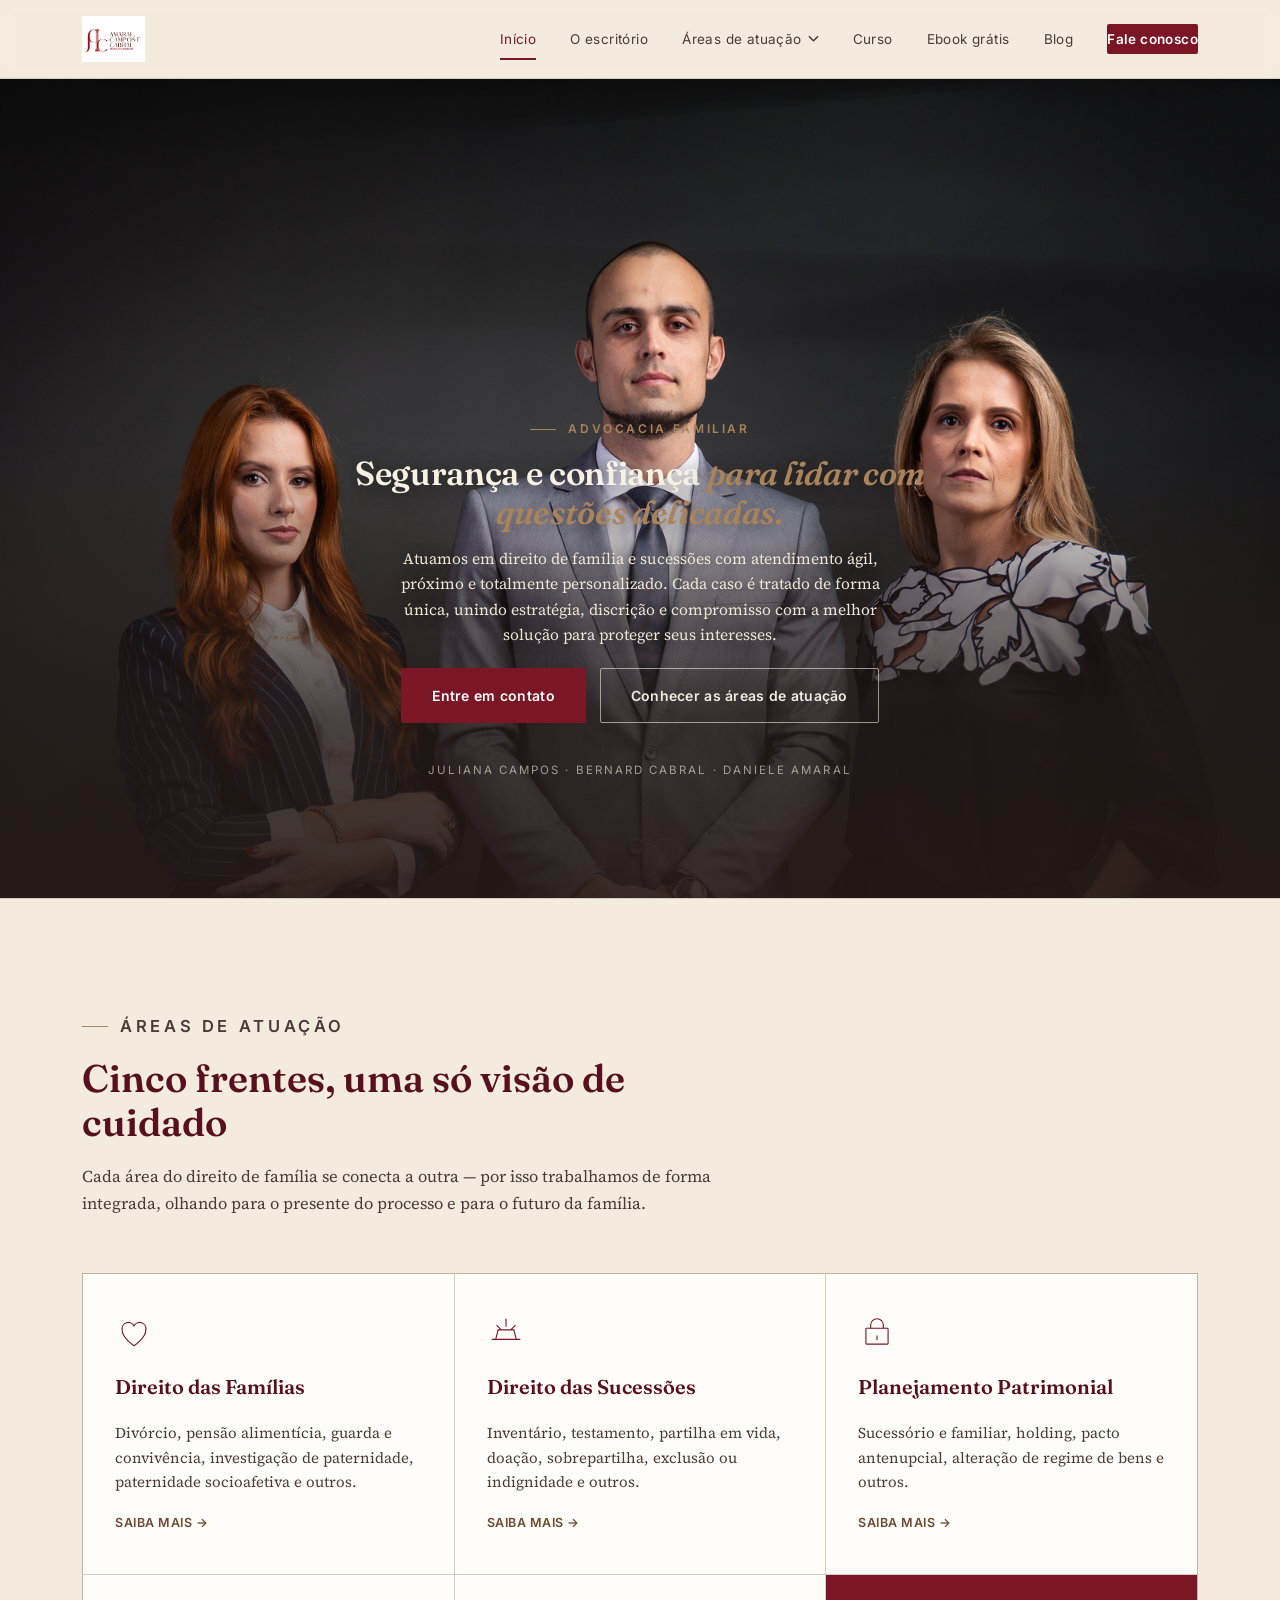
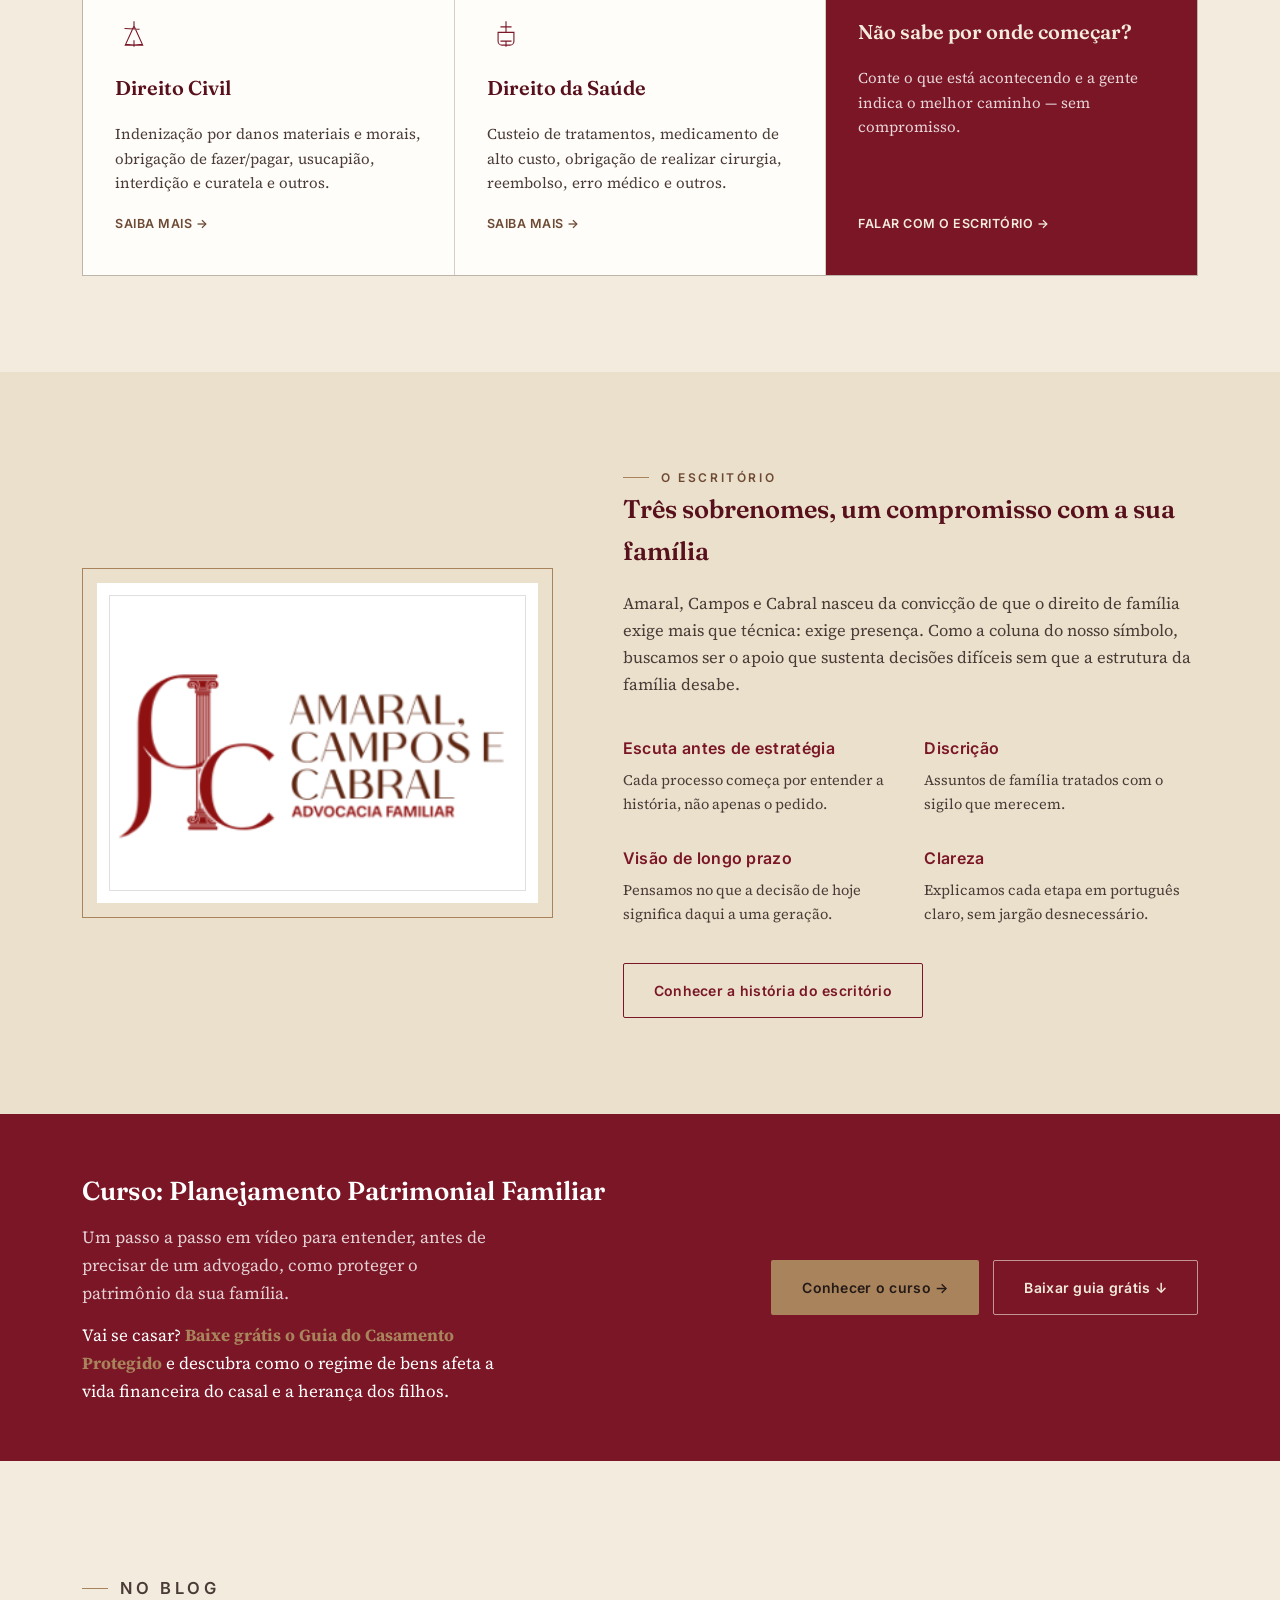
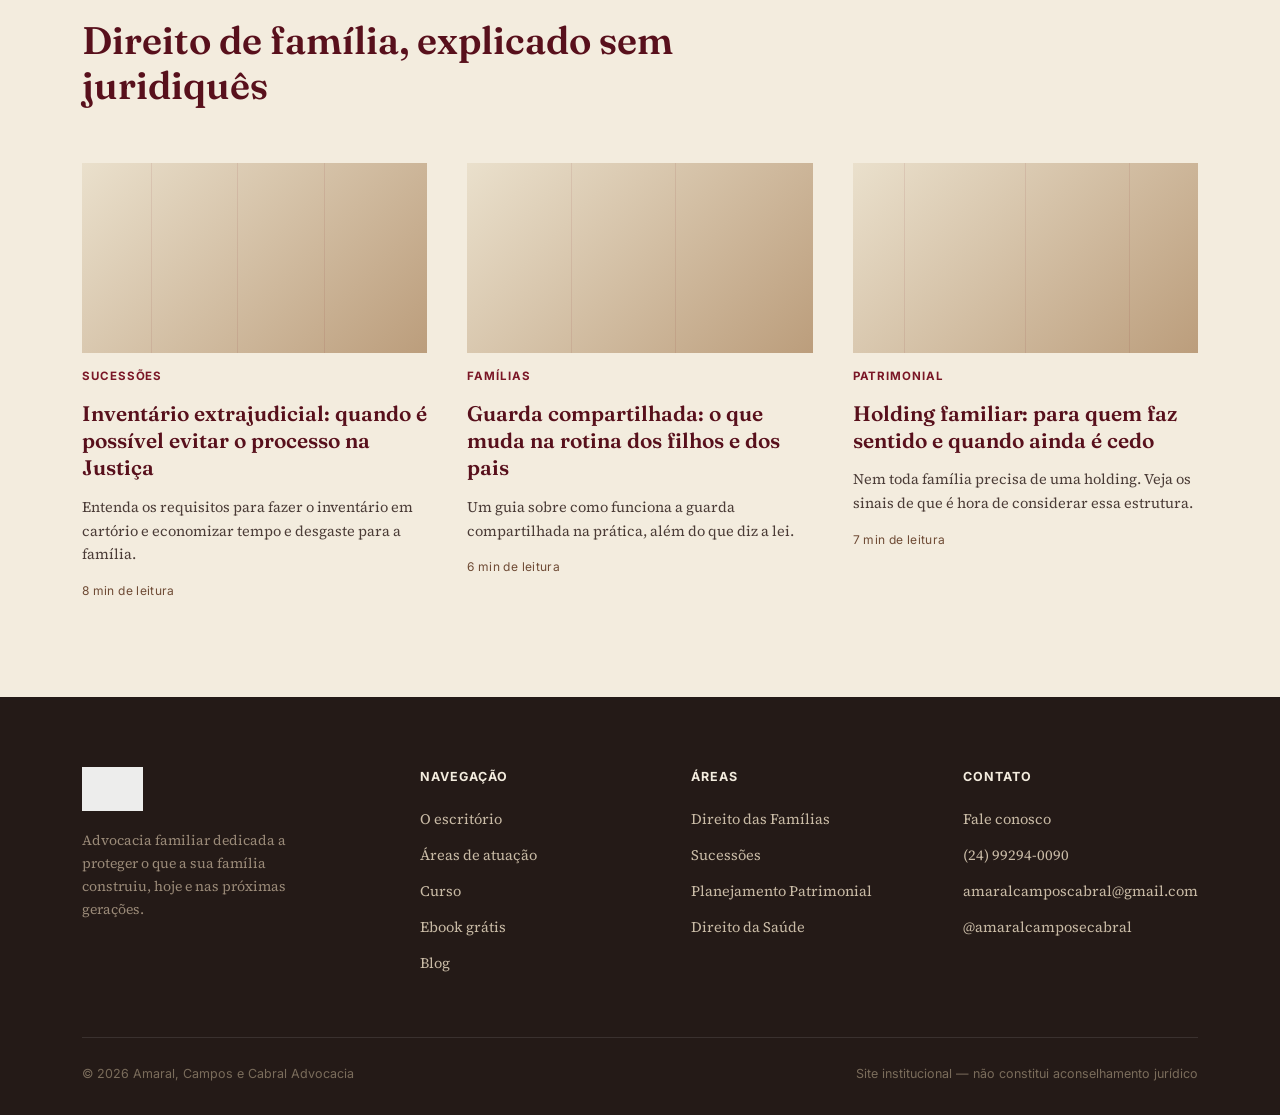
<file: index.html>
<!DOCTYPE html>
<html lang="pt-BR">
<head>
<meta charset="UTF-8">
<meta name="viewport" content="width=device-width, initial-scale=1.0">
<title>Amaral, Campos e Cabral Advocacia | Direito de Família e Sucessões</title>
<meta name="description" content="Amaral, Campos e Cabral Advocacia — direito das famílias, sucessões, planejamento patrimonial, direito civil e direito da saúde. Tradição e cuidado na condução do que a sua família construiu.">
<link rel="icon" href="assets/logo.png">
<link rel="preconnect" href="https://fonts.googleapis.com">
<link href="https://fonts.googleapis.com/css2?family=Fraunces:ital,opsz,wght@0,9..144,400;0,9..144,600;1,9..144,500&family=Source+Serif+4:opsz,wght@8..60,400;8..60,600&family=Inter:wght@400;500;600;700&display=swap" rel="stylesheet">
<link rel="stylesheet" href="css/style.css">
</head>
<body>

<header class="site">
  <div class="nav">
    <a href="index.html" class="brand">
      <img src="assets/logo.png" alt="Amaral, Campos e Cabral Advocacia">
    </a>
    <button class="menu-toggle" aria-label="Abrir menu" aria-expanded="false">
      <svg width="24" height="24" viewBox="0 0 24 24" fill="none" stroke="currentColor" stroke-width="1.8"><path d="M3 6h18M3 12h18M3 18h18"/></svg>
    </button>
    <nav class="links">
      <a href="index.html" class="active">Início</a>
      <a href="sobre.html">O escritório</a>
      <div class="nav-item">
        <a href="areas-de-atuacao.html">Áreas de atuação <svg class="chevron" viewBox="0 0 12 8" fill="none" stroke="currentColor" stroke-width="1.6"><path d="M1 1.5 6 6.5 11 1.5"/></svg></a>
      <div class="dropdown">
        <a href="areas-de-atuacao.html#familias">Direito das Famílias</a>
        <a href="areas-de-atuacao.html#sucessoes">Direito das Sucessões</a>
        <a href="areas-de-atuacao.html#patrimonial">Planejamento Patrimonial</a>
        <a href="areas-de-atuacao.html#civil">Direito Civil</a>
        <a href="areas-de-atuacao.html#saude">Direito da Saúde</a>
      </div>
      </div>
      <a href="curso.html">Curso</a>
      <a href="ebook.html">Ebook grátis</a>
      <a href="blog.html">Blog</a>
      <a href="contato.html" class="btn-nav">Fale conosco</a>
    </nav>
  </div>
</header>

<main>

  <!-- HERO -->
  <section class="hero-full">
    <img class="hero-full-bg" src="assets/team-photo-hero.png" alt="Juliana Campos, Bernard Cabral e Daniele Amaral, sócios do escritório Amaral, Campos e Cabral Advocacia">
    <div class="hero-full-overlay"></div>
    <div class="hero-full-content container">
      <p class="eyebrow on-dark">Advocacia Familiar</p>
      <h1>Segurança e confiança <em>para lidar com questões delicadas.</em></h1>
      <p class="lede">Atuamos em direito de família e sucessões com atendimento ágil, próximo e totalmente personalizado. Cada caso é tratado de forma única, unindo estratégia, discrição e compromisso com a melhor solução para proteger seus interesses.</p>
      <div class="actions">
        <a href="contato.html" class="btn btn-primary">Entre em contato</a>
        <a href="areas-de-atuacao.html" class="btn btn-outline-light">Conhecer as áreas de atuação</a>
      </div>
    </div>
    <span class="hero-full-credit">Juliana Campos · Bernard Cabral · Daniele Amaral</span>
  </section>

  <!-- ÁREAS DE ATUAÇÃO -->
  <section id="areas">
    <div class="container">
      <div class="section-head">
        <p class="eyebrow">Áreas de atuação</p>
        <h2>Cinco frentes, uma só visão de cuidado</h2>
        <p>Cada área do direito de família se conecta a outra — por isso trabalhamos de forma integrada, olhando para o presente do processo e para o futuro da família.</p>
      </div>
    </div>
    <div class="container">
      <div class="areas-grid">

        <div class="area-card">
          <svg class="icon" viewBox="0 0 48 48" fill="none" stroke="currentColor" stroke-width="1.4"><path d="M24 40s-15-9.3-15-20A8 8 0 0 1 24 15a8 8 0 0 1 15 5c0 10.7-15 20-15 20Z"/></svg>
          <h3>Direito das Famílias</h3>
          <p>Divórcio, pensão alimentícia, guarda e convivência, investigação de paternidade, paternidade socioafetiva e outros.</p>
          <a href="areas-de-atuacao.html#familias" class="saiba">Saiba mais →</a>
        </div>

        <div class="area-card">
          <svg class="icon" viewBox="0 0 48 48" fill="none" stroke="currentColor" stroke-width="1.4"><path d="M24 6v10M14 20h20l3 12H11l3-12ZM6 32h36M18 20l-6-6M30 20l6-6"/></svg>
          <h3>Direito das Sucessões</h3>
          <p>Inventário, testamento, partilha em vida, doação, sobrepartilha, exclusão ou indignidade e outros.</p>
          <a href="areas-de-atuacao.html#sucessoes" class="saiba">Saiba mais →</a>
        </div>

        <div class="area-card">
          <svg class="icon" viewBox="0 0 48 48" fill="none" stroke="currentColor" stroke-width="1.4"><rect x="10" y="18" width="28" height="20" rx="1"/><path d="M16 18v-4a8 8 0 0 1 16 0v4M24 27v6"/></svg>
          <h3>Planejamento Patrimonial</h3>
          <p>Sucessório e familiar, holding, pacto antenupcial, alteração de regime de bens e outros.</p>
          <a href="areas-de-atuacao.html#patrimonial" class="saiba">Saiba mais →</a>
        </div>

        <div class="area-card">
          <svg class="icon" viewBox="0 0 48 48" fill="none" stroke="currentColor" stroke-width="1.4"><path d="M24 8v6M12 17l19 1M24 14 13 38h11l-11-1M24 14l11 24h-11l11-1M24 32v8"/></svg>
          <h3>Direito Civil</h3>
          <p>Indenização por danos materiais e morais, obrigação de fazer/pagar, usucapião, interdição e curatela e outros.</p>
          <a href="areas-de-atuacao.html#civil" class="saiba">Saiba mais →</a>
        </div>

        <div class="area-card">
          <svg class="icon" viewBox="0 0 48 48" fill="none" stroke="currentColor" stroke-width="1.4"><path d="M24 8v14M17 15h14M17 33h14M24 33v7M14 22h20v11a5 5 0 0 1-5 5h-10a5 5 0 0 1-5-5V22Z"/></svg>
          <h3>Direito da Saúde</h3>
          <p>Custeio de tratamentos, medicamento de alto custo, obrigação de realizar cirurgia, reembolso, erro médico e outros.</p>
          <a href="areas-de-atuacao.html#saude" class="saiba">Saiba mais →</a>
        </div>

        <div class="area-card" style="background:var(--bordo); color:#F3ECDE;">
          <h3 style="color:#F3ECDE;">Não sabe por onde começar?</h3>
          <p style="color:rgba(255,255,255,.82);">Conte o que está acontecendo e a gente indica o melhor caminho — sem compromisso.</p>
          <a href="contato.html" class="saiba" style="color:#F3ECDE;">Falar com o escritório →</a>
        </div>

      </div>
    </div>
  </section>

  <!-- SOBRE (teaser) -->
  <section class="section-alt">
    <div class="container about-grid">
      <div class="frame">
        <img src="assets/logo.png" alt="Monograma Amaral, Campos e Cabral, inspirado em uma coluna clássica">
      </div>
      <div>
        <p class="eyebrow">O escritório</p>
        <h2>Três sobrenomes, um compromisso com a sua família</h2>
        <p style="color:var(--ink-soft); margin-top:18px; font-size:16.5px;">Amaral, Campos e Cabral nasceu da convicção de que o direito de família exige mais que técnica: exige presença. Como a coluna do nosso símbolo, buscamos ser o apoio que sustenta decisões difíceis sem que a estrutura da família desabe.</p>
        <div class="valores">
          <div class="valor"><h4>Escuta antes de estratégia</h4><p>Cada processo começa por entender a história, não apenas o pedido.</p></div>
          <div class="valor"><h4>Discrição</h4><p>Assuntos de família tratados com o sigilo que merecem.</p></div>
          <div class="valor"><h4>Visão de longo prazo</h4><p>Pensamos no que a decisão de hoje significa daqui a uma geração.</p></div>
          <div class="valor"><h4>Clareza</h4><p>Explicamos cada etapa em português claro, sem jargão desnecessário.</p></div>
        </div>
        <a href="sobre.html" class="btn btn-outline" style="margin-top:36px;">Conhecer a história do escritório</a>
      </div>
    </div>
  </section>

  <!-- BANNER CURSO -->
  <section class="course-banner">
    <div class="container">
      <div>
        <h3>Curso: Planejamento Patrimonial Familiar</h3>
        <p>Um passo a passo em vídeo para entender, antes de precisar de um advogado, como proteger o patrimônio da sua família.</p>
        <p class="banner-hook">Vai se casar? <strong>Baixe grátis o Guia do Casamento Protegido</strong> e descubra como o regime de bens afeta a vida financeira do casal e a herança dos filhos.</p>
      </div>
      <div class="banner-actions">
        <a href="curso.html" class="btn btn-gold">Conhecer o curso →</a>
        <a href="ebook.html" class="btn btn-outline-light">Baixar guia grátis ↓</a>
      </div>
    </div>
  </section>

  <!-- BLOG PREVIEW -->
  <section>
    <div class="container">
      <div class="section-head">
        <p class="eyebrow">No blog</p>
        <h2>Direito de família, explicado sem juridiquês</h2>
      </div>
      <div class="blog-grid">

        <a class="post-card" href="blog-artigo.html">
          <div class="thumb"><div class="flutes"><span style="left:20%"></span><span style="left:45%"></span><span style="left:70%"></span></div></div>
          <span class="tag">Sucessões</span>
          <h3>Inventário extrajudicial: quando é possível evitar o processo na Justiça</h3>
          <p class="excerpt">Entenda os requisitos para fazer o inventário em cartório e economizar tempo e desgaste para a família.</p>
          <span class="meta">8 min de leitura</span>
        </a>

        <a class="post-card" href="blog.html">
          <div class="thumb"><div class="flutes"><span style="left:30%"></span><span style="left:60%"></span></div></div>
          <span class="tag">Famílias</span>
          <h3>Guarda compartilhada: o que muda na rotina dos filhos e dos pais</h3>
          <p class="excerpt">Um guia sobre como funciona a guarda compartilhada na prática, além do que diz a lei.</p>
          <span class="meta">6 min de leitura</span>
        </a>

        <a class="post-card" href="blog.html">
          <div class="thumb"><div class="flutes"><span style="left:15%"></span><span style="left:50%"></span><span style="left:80%"></span></div></div>
          <span class="tag">Patrimonial</span>
          <h3>Holding familiar: para quem faz sentido e quando ainda é cedo</h3>
          <p class="excerpt">Nem toda família precisa de uma holding. Veja os sinais de que é hora de considerar essa estrutura.</p>
          <span class="meta">7 min de leitura</span>
        </a>

      </div>
    </div>
  </section>

</main>

<footer class="site">
  <div class="container">
    <div class="footer-grid">
      <div class="footer-brand">
        <img src="assets/logo.png" alt="Amaral, Campos e Cabral">
        <p>Advocacia familiar dedicada a proteger o que a sua família construiu, hoje e nas próximas gerações.</p>
      </div>
      <div>
        <h4>Navegação</h4>
        <a href="sobre.html">O escritório</a>
        <a href="areas-de-atuacao.html">Áreas de atuação</a>
        <a href="curso.html">Curso</a>
        <a href="ebook.html">Ebook grátis</a>
        <a href="blog.html">Blog</a>
      </div>
      <div>
        <h4>Áreas</h4>
        <a href="areas-de-atuacao.html#familias">Direito das Famílias</a>
        <a href="areas-de-atuacao.html#sucessoes">Sucessões</a>
        <a href="areas-de-atuacao.html#patrimonial">Planejamento Patrimonial</a>
        <a href="areas-de-atuacao.html#saude">Direito da Saúde</a>
      </div>
      <div>
        <h4>Contato</h4>
        <a href="contato.html">Fale conosco</a>
        <a href="https://wa.me/5524992940090" target="_blank" rel="noopener">(24) 99294-0090</a>
        <a href="mailto:amaralcamposcabral@gmail.com">amaralcamposcabral@gmail.com</a>
        <a href="https://www.instagram.com/amaralcamposecabral" target="_blank" rel="noopener">@amaralcamposecabral</a>
      </div>
    </div>
    <div class="footer-bottom">
      <span>© 2026 Amaral, Campos e Cabral Advocacia</span>
      <span>Site institucional — não constitui aconselhamento jurídico</span>
    </div>
  </div>
</footer>

<script src="js/main.js"></script>
</body>
</html>
</file>
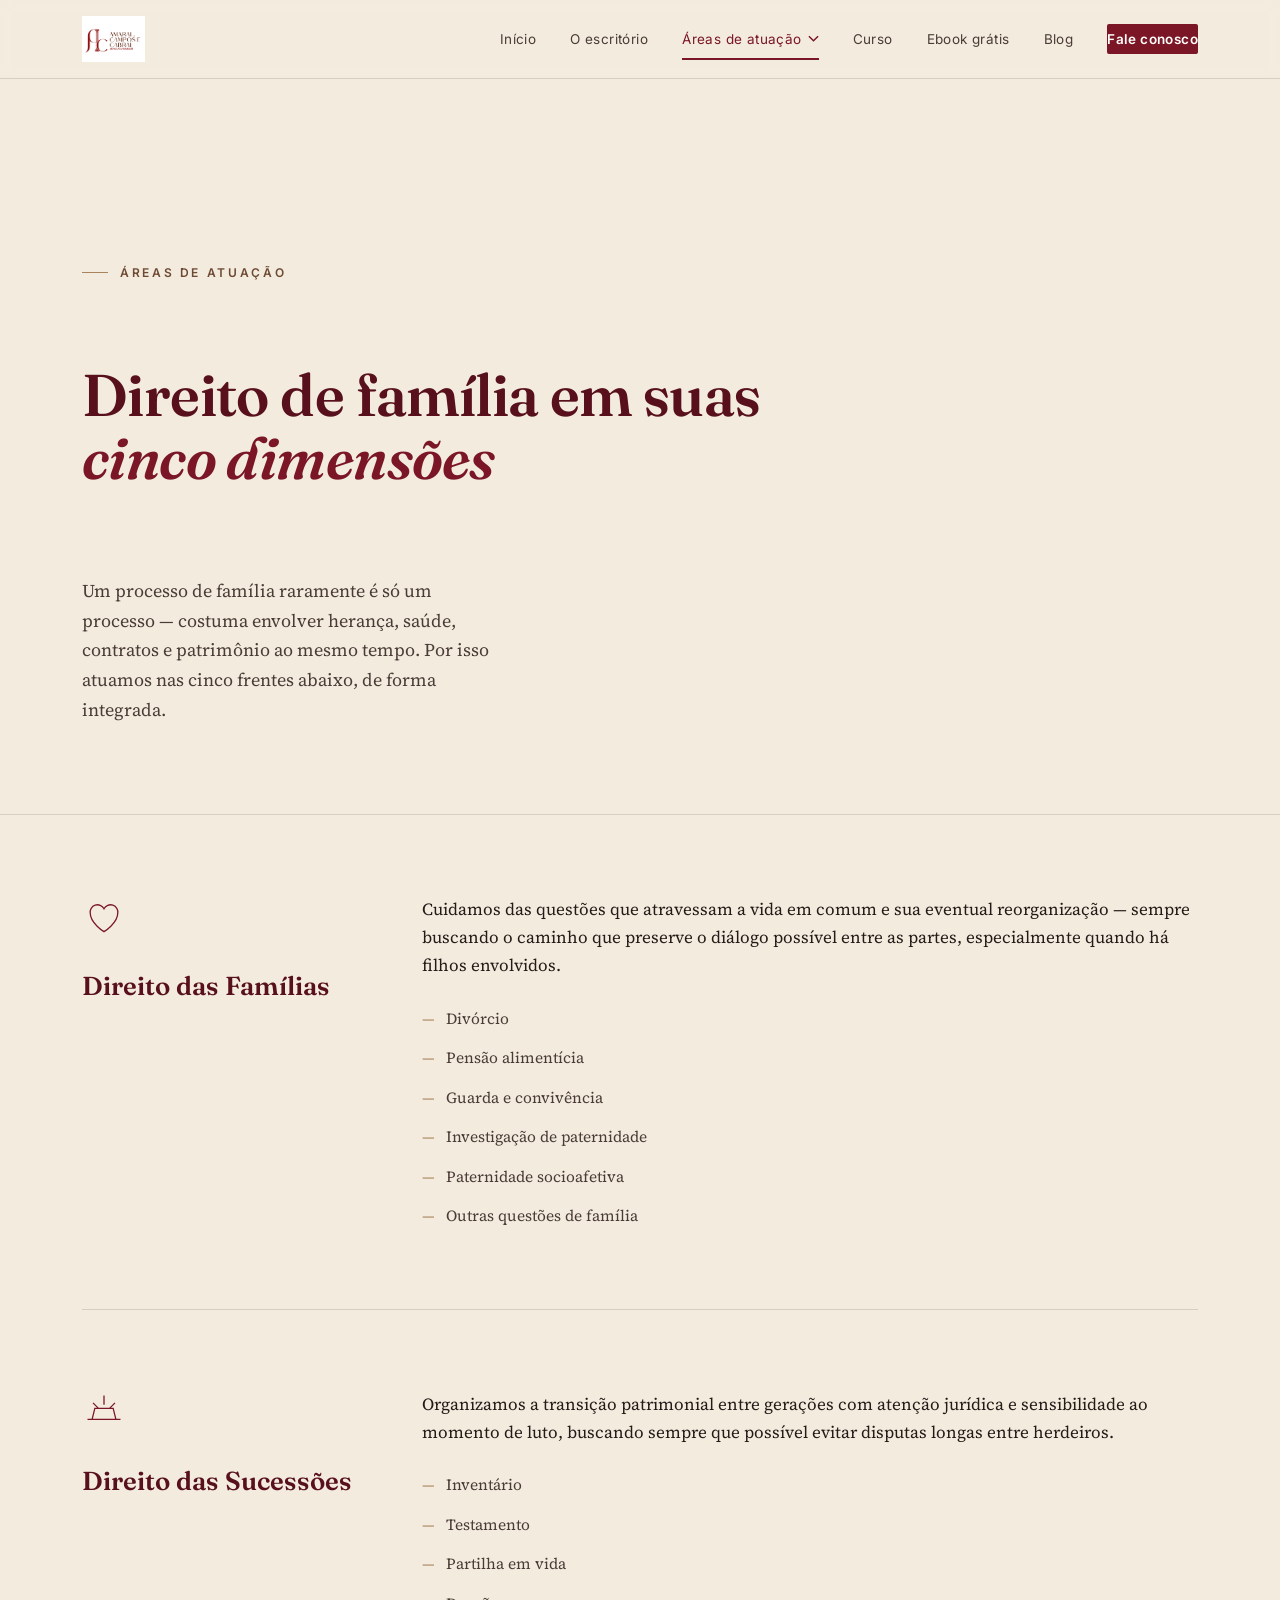
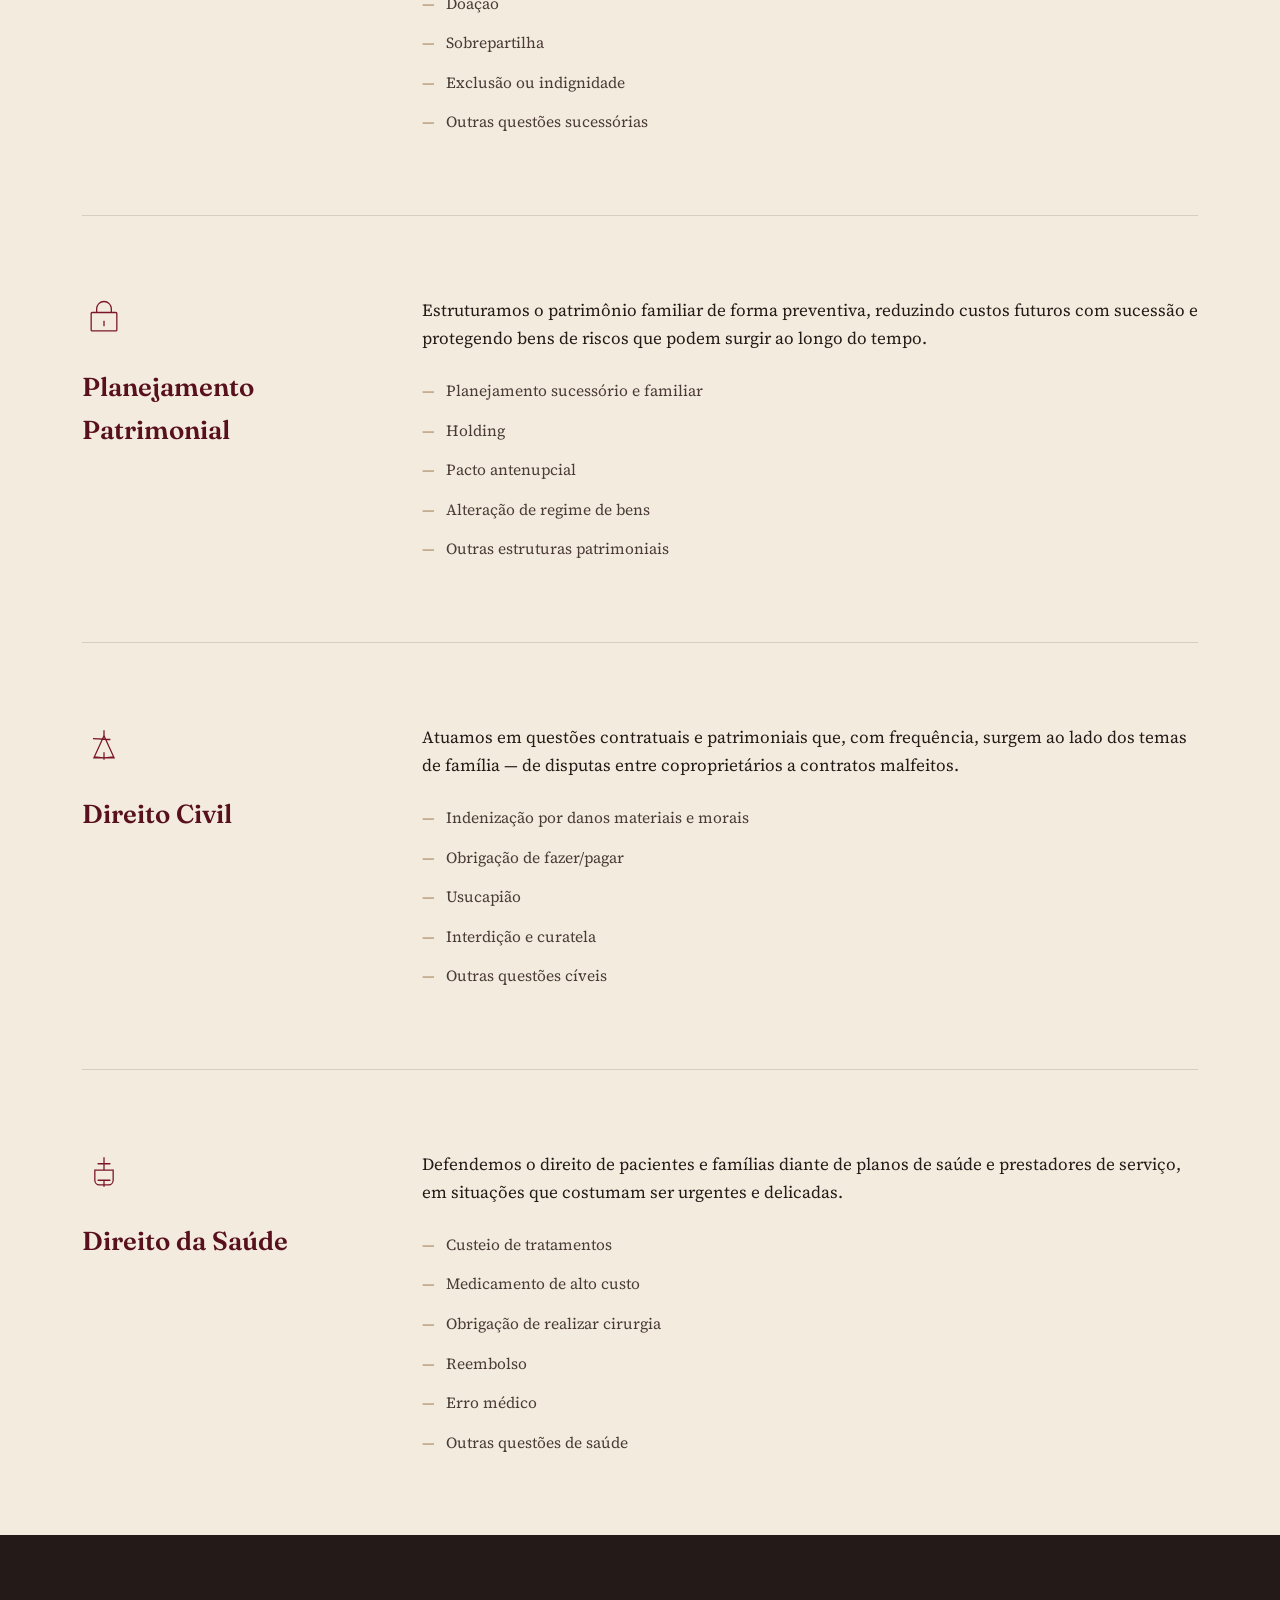
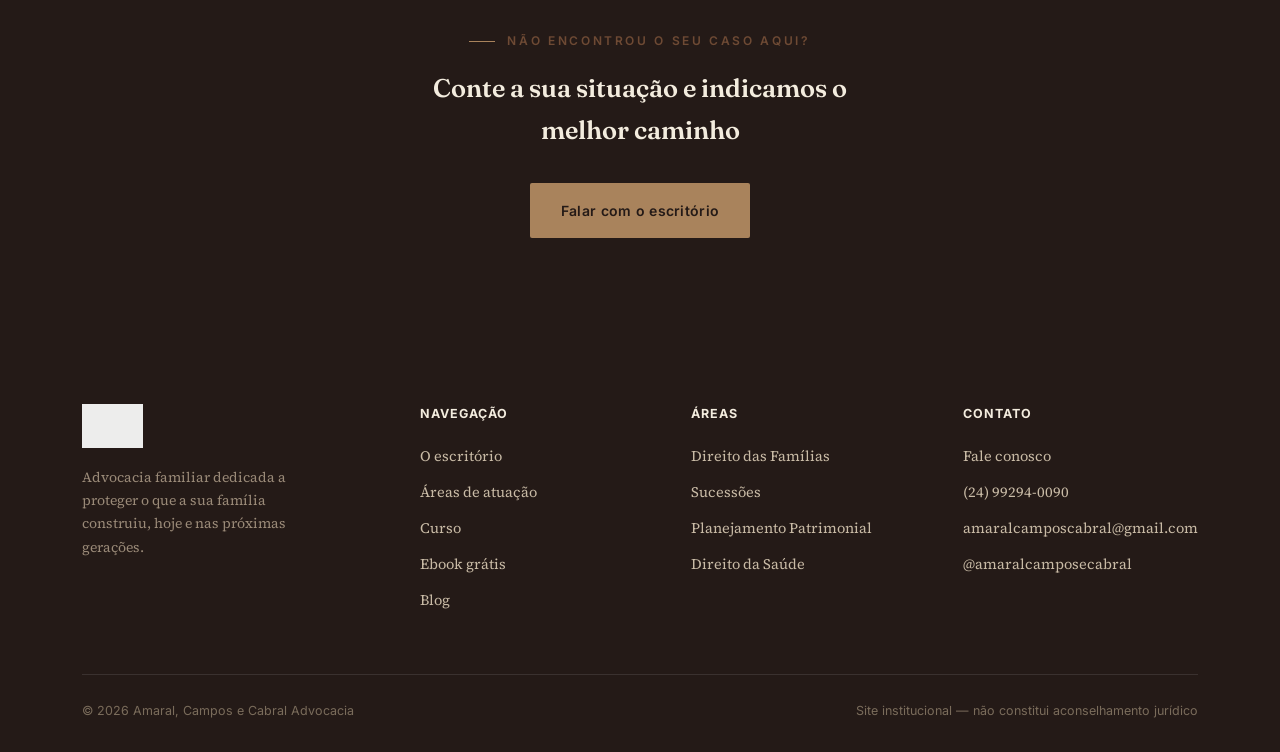
<file: areas-de-atuacao.html>
<!DOCTYPE html>
<html lang="pt-BR">
<head>
<meta charset="UTF-8">
<meta name="viewport" content="width=device-width, initial-scale=1.0">
<title>Áreas de Atuação | Amaral, Campos e Cabral Advocacia</title>
<meta name="description" content="Direito das famílias, sucessões, planejamento patrimonial, direito civil e direito da saúde — conheça em detalhes as áreas de atuação do escritório.">
<link rel="icon" href="assets/logo.png">
<link rel="preconnect" href="https://fonts.googleapis.com">
<link href="https://fonts.googleapis.com/css2?family=Fraunces:ital,opsz,wght@0,9..144,400;0,9..144,600;1,9..144,500&family=Source+Serif+4:opsz,wght@8..60,400;8..60,600&family=Inter:wght@400;500;600;700&display=swap" rel="stylesheet">
<link rel="stylesheet" href="css/style.css">
<style>
  .area-detail{ display:grid; grid-template-columns: 280px 1fr; gap:60px; padding:80px 0; border-bottom:1px solid var(--linha); }
  .area-detail:last-child{ border-bottom:none; }
  .area-detail .side{ position:sticky; top:110px; align-self:start; }
  .area-detail .side .icon{ width:44px; height:44px; color:var(--bordo); margin-bottom:18px; }
  .area-detail .side h2{ font-size:26px; }
  .area-detail ul.checklist{ margin-top:26px; display:flex; flex-direction:column; gap:14px; }
  .area-detail ul.checklist li{ padding-left:24px; position:relative; color:var(--ink-soft); font-size:15.5px; }
  .area-detail ul.checklist li::before{ content:"—"; position:absolute; left:0; color:var(--bronze-claro); }
  @media (max-width:900px){ .area-detail{ grid-template-columns:1fr; } .area-detail .side{ position:static; } }
</style>
</head>
<body>

<header class="site">
  <div class="nav">
    <a href="index.html" class="brand"><img src="assets/logo.png" alt="Amaral, Campos e Cabral Advocacia"></a>
    <button class="menu-toggle" aria-label="Abrir menu" aria-expanded="false">
      <svg width="24" height="24" viewBox="0 0 24 24" fill="none" stroke="currentColor" stroke-width="1.8"><path d="M3 6h18M3 12h18M3 18h18"/></svg>
    </button>
    <nav class="links">
      <a href="index.html">Início</a>
      <a href="sobre.html">O escritório</a>
      <div class="nav-item">
        <a href="areas-de-atuacao.html" class="active">Áreas de atuação <svg class="chevron" viewBox="0 0 12 8" fill="none" stroke="currentColor" stroke-width="1.6"><path d="M1 1.5 6 6.5 11 1.5"/></svg></a>
      <div class="dropdown">
        <a href="areas-de-atuacao.html#familias">Direito das Famílias</a>
        <a href="areas-de-atuacao.html#sucessoes">Direito das Sucessões</a>
        <a href="areas-de-atuacao.html#patrimonial">Planejamento Patrimonial</a>
        <a href="areas-de-atuacao.html#civil">Direito Civil</a>
        <a href="areas-de-atuacao.html#saude">Direito da Saúde</a>
      </div>
      </div>
      <a href="curso.html">Curso</a>
      <a href="ebook.html">Ebook grátis</a>
      <a href="blog.html">Blog</a>
      <a href="contato.html" class="btn-nav">Fale conosco</a>
    </nav>
  </div>
</header>

<main>

  <section class="hero" style="border-bottom:1px solid var(--linha); padding-bottom:0;">
    <div class="container" style="grid-template-columns:1fr; padding-bottom:56px;">
      <p class="eyebrow">Áreas de atuação</p>
      <h1 style="max-width:20ch;">Direito de família em suas <em>cinco dimensões</em></h1>
      <p class="lede">Um processo de família raramente é só um processo — costuma envolver herança, saúde, contratos e patrimônio ao mesmo tempo. Por isso atuamos nas cinco frentes abaixo, de forma integrada.</p>
    </div>
  </section>

  <div class="container">

    <div class="area-detail" id="familias">
      <div class="side">
        <svg class="icon" viewBox="0 0 48 48" fill="none" stroke="currentColor" stroke-width="1.4"><path d="M24 40s-15-9.3-15-20A8 8 0 0 1 24 15a8 8 0 0 1 15 5c0 10.7-15 20-15 20Z"/></svg>
        <h2>Direito das Famílias</h2>
      </div>
      <div>
        <p>Cuidamos das questões que atravessam a vida em comum e sua eventual reorganização — sempre buscando o caminho que preserve o diálogo possível entre as partes, especialmente quando há filhos envolvidos.</p>
        <ul class="checklist">
          <li>Divórcio</li>
          <li>Pensão alimentícia</li>
          <li>Guarda e convivência</li>
          <li>Investigação de paternidade</li>
          <li>Paternidade socioafetiva</li>
          <li>Outras questões de família</li>
        </ul>
      </div>
    </div>

    <div class="area-detail" id="sucessoes">
      <div class="side">
        <svg class="icon" viewBox="0 0 48 48" fill="none" stroke="currentColor" stroke-width="1.4"><path d="M24 6v10M14 20h20l3 12H11l3-12ZM6 32h36M18 20l-6-6M30 20l6-6"/></svg>
        <h2>Direito das Sucessões</h2>
      </div>
      <div>
        <p>Organizamos a transição patrimonial entre gerações com atenção jurídica e sensibilidade ao momento de luto, buscando sempre que possível evitar disputas longas entre herdeiros.</p>
        <ul class="checklist">
          <li>Inventário</li>
          <li>Testamento</li>
          <li>Partilha em vida</li>
          <li>Doação</li>
          <li>Sobrepartilha</li>
          <li>Exclusão ou indignidade</li>
          <li>Outras questões sucessórias</li>
        </ul>
      </div>
    </div>

    <div class="area-detail" id="patrimonial">
      <div class="side">
        <svg class="icon" viewBox="0 0 48 48" fill="none" stroke="currentColor" stroke-width="1.4"><rect x="10" y="18" width="28" height="20" rx="1"/><path d="M16 18v-4a8 8 0 0 1 16 0v4M24 27v6"/></svg>
        <h2>Planejamento Patrimonial</h2>
      </div>
      <div>
        <p>Estruturamos o patrimônio familiar de forma preventiva, reduzindo custos futuros com sucessão e protegendo bens de riscos que podem surgir ao longo do tempo.</p>
        <ul class="checklist">
          <li>Planejamento sucessório e familiar</li>
          <li>Holding</li>
          <li>Pacto antenupcial</li>
          <li>Alteração de regime de bens</li>
          <li>Outras estruturas patrimoniais</li>
        </ul>
      </div>
    </div>

    <div class="area-detail" id="civil">
      <div class="side">
        <svg class="icon" viewBox="0 0 48 48" fill="none" stroke="currentColor" stroke-width="1.4"><path d="M24 8v6M12 17l19 1M24 14 13 38h11l-11-1M24 14l11 24h-11l11-1M24 32v8"/></svg>
        <h2>Direito Civil</h2>
      </div>
      <div>
        <p>Atuamos em questões contratuais e patrimoniais que, com frequência, surgem ao lado dos temas de família — de disputas entre coproprietários a contratos malfeitos.</p>
        <ul class="checklist">
          <li>Indenização por danos materiais e morais</li>
          <li>Obrigação de fazer/pagar</li>
          <li>Usucapião</li>
          <li>Interdição e curatela</li>
          <li>Outras questões cíveis</li>
        </ul>
      </div>
    </div>

    <div class="area-detail" id="saude">
      <div class="side">
        <svg class="icon" viewBox="0 0 48 48" fill="none" stroke="currentColor" stroke-width="1.4"><path d="M24 8v14M17 15h14M17 33h14M24 33v7M14 22h20v11a5 5 0 0 1-5 5h-10a5 5 0 0 1-5-5V22Z"/></svg>
        <h2>Direito da Saúde</h2>
      </div>
      <div>
        <p>Defendemos o direito de pacientes e famílias diante de planos de saúde e prestadores de serviço, em situações que costumam ser urgentes e delicadas.</p>
        <ul class="checklist">
          <li>Custeio de tratamentos</li>
          <li>Medicamento de alto custo</li>
          <li>Obrigação de realizar cirurgia</li>
          <li>Reembolso</li>
          <li>Erro médico</li>
          <li>Outras questões de saúde</li>
        </ul>
      </div>
    </div>

  </div>

  <section class="section-ink">
    <div class="container" style="text-align:center;">
      <p class="eyebrow" style="justify-content:center;">Não encontrou o seu caso aqui?</p>
      <h2 style="margin-top:16px; max-width:28ch; margin-left:auto; margin-right:auto;">Conte a sua situação e indicamos o melhor caminho</h2>
      <a href="contato.html" class="btn btn-gold" style="margin-top:32px;">Falar com o escritório</a>
    </div>
  </section>

</main>

<footer class="site">
  <div class="container">
    <div class="footer-grid">
      <div class="footer-brand">
        <img src="assets/logo.png" alt="Amaral, Campos e Cabral">
        <p>Advocacia familiar dedicada a proteger o que a sua família construiu, hoje e nas próximas gerações.</p>
      </div>
      <div>
        <h4>Navegação</h4>
        <a href="sobre.html">O escritório</a>
        <a href="areas-de-atuacao.html">Áreas de atuação</a>
        <a href="curso.html">Curso</a>
        <a href="ebook.html">Ebook grátis</a>
        <a href="blog.html">Blog</a>
      </div>
      <div>
        <h4>Áreas</h4>
        <a href="areas-de-atuacao.html#familias">Direito das Famílias</a>
        <a href="areas-de-atuacao.html#sucessoes">Sucessões</a>
        <a href="areas-de-atuacao.html#patrimonial">Planejamento Patrimonial</a>
        <a href="areas-de-atuacao.html#saude">Direito da Saúde</a>
      </div>
      <div>
        <h4>Contato</h4>
        <a href="contato.html">Fale conosco</a>
        <a href="https://wa.me/5524992940090" target="_blank" rel="noopener">(24) 99294-0090</a>
        <a href="mailto:amaralcamposcabral@gmail.com">amaralcamposcabral@gmail.com</a>
        <a href="https://www.instagram.com/amaralcamposecabral" target="_blank" rel="noopener">@amaralcamposecabral</a>
      </div>
    </div>
    <div class="footer-bottom">
      <span>© 2026 Amaral, Campos e Cabral Advocacia</span>
      <span>Site institucional — não constitui aconselhamento jurídico</span>
    </div>
  </div>
</footer>

<script src="js/main.js"></script>
</body>
</html>
</file>
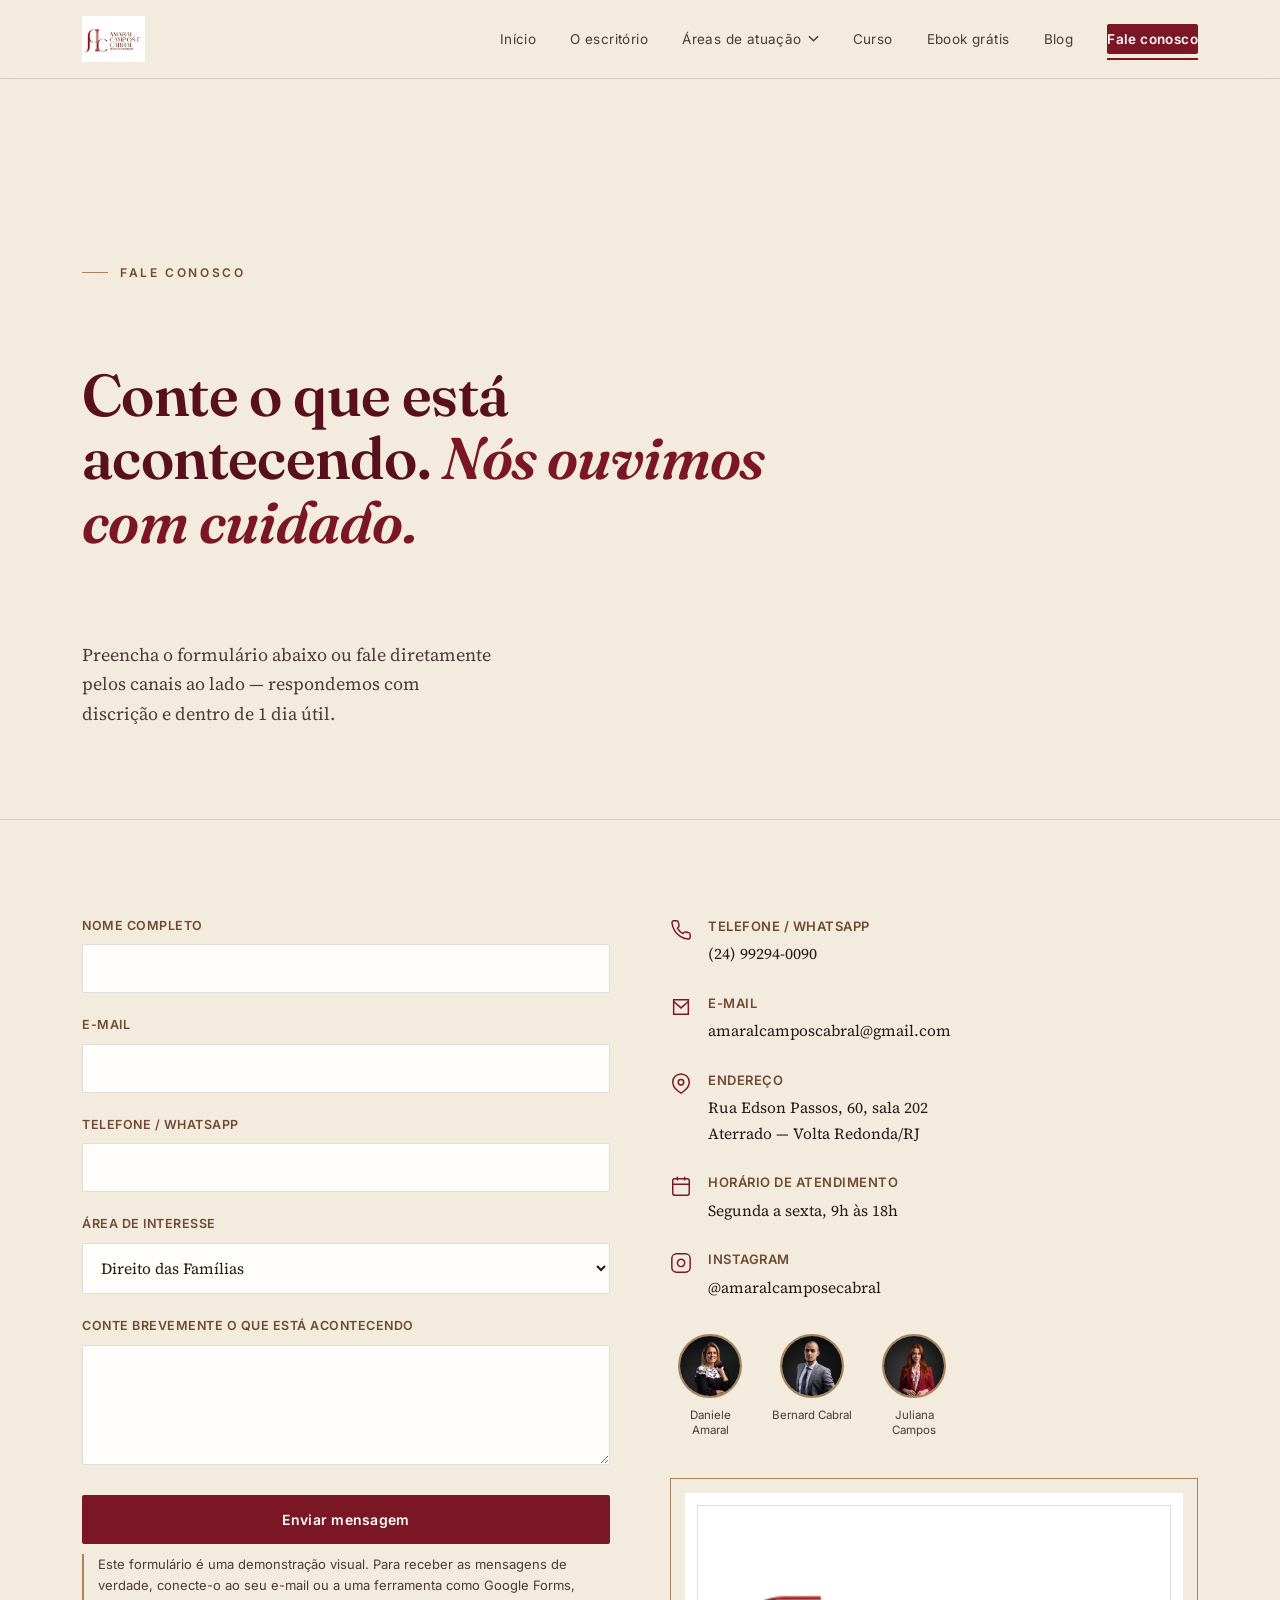
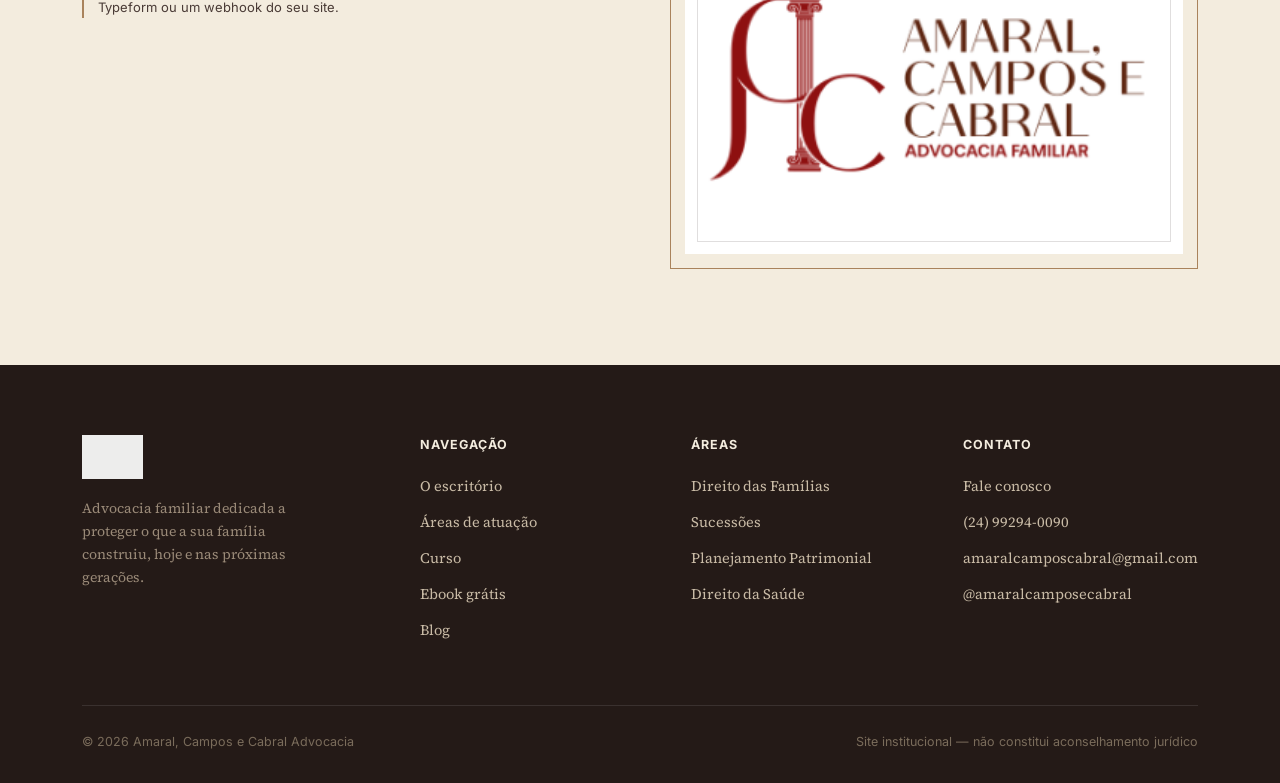
<file: contato.html>
<!DOCTYPE html>
<html lang="pt-BR">
<head>
<meta charset="UTF-8">
<meta name="viewport" content="width=device-width, initial-scale=1.0">
<title>Fale Conosco | Amaral, Campos e Cabral Advocacia</title>
<meta name="description" content="Entre em contato com o escritório Amaral, Campos e Cabral Advocacia para agendar uma conversa sobre o seu caso.">
<link rel="icon" href="assets/logo.png">
<link rel="preconnect" href="https://fonts.googleapis.com">
<link href="https://fonts.googleapis.com/css2?family=Fraunces:ital,opsz,wght@0,9..144,400;0,9..144,600;1,9..144,500&family=Source+Serif+4:opsz,wght@8..60,400;8..60,600&family=Inter:wght@400;500;600;700&display=swap" rel="stylesheet">
<link rel="stylesheet" href="css/style.css">
</head>
<body>

<header class="site">
  <div class="nav">
    <a href="index.html" class="brand"><img src="assets/logo.png" alt="Amaral, Campos e Cabral Advocacia"></a>
    <button class="menu-toggle" aria-label="Abrir menu" aria-expanded="false">
      <svg width="24" height="24" viewBox="0 0 24 24" fill="none" stroke="currentColor" stroke-width="1.8"><path d="M3 6h18M3 12h18M3 18h18"/></svg>
    </button>
    <nav class="links">
      <a href="index.html">Início</a>
      <a href="sobre.html">O escritório</a>
      <div class="nav-item">
        <a href="areas-de-atuacao.html">Áreas de atuação <svg class="chevron" viewBox="0 0 12 8" fill="none" stroke="currentColor" stroke-width="1.6"><path d="M1 1.5 6 6.5 11 1.5"/></svg></a>
      <div class="dropdown">
        <a href="areas-de-atuacao.html#familias">Direito das Famílias</a>
        <a href="areas-de-atuacao.html#sucessoes">Direito das Sucessões</a>
        <a href="areas-de-atuacao.html#patrimonial">Planejamento Patrimonial</a>
        <a href="areas-de-atuacao.html#civil">Direito Civil</a>
        <a href="areas-de-atuacao.html#saude">Direito da Saúde</a>
      </div>
      </div>
      <a href="curso.html">Curso</a>
      <a href="ebook.html">Ebook grátis</a>
      <a href="blog.html">Blog</a>
      <a href="contato.html" class="btn-nav active" style="color:#fff;">Fale conosco</a>
    </nav>
  </div>
</header>

<main>

  <section class="hero" style="border-bottom:1px solid var(--linha); padding-bottom:0;">
    <div class="container" style="grid-template-columns:1fr; padding-bottom:56px;">
      <p class="eyebrow">Fale conosco</p>
      <h1 style="max-width:20ch;">Conte o que está acontecendo. <em>Nós ouvimos com cuidado.</em></h1>
      <p class="lede">Preencha o formulário abaixo ou fale diretamente pelos canais ao lado — respondemos com discrição e dentro de 1 dia útil.</p>
    </div>
  </section>

  <section>
    <div class="container form-grid">

      <div>
        <form id="form-contato" novalidate>
          <div class="field">
            <label for="nome">Nome completo</label>
            <input type="text" id="nome" name="nome" required>
          </div>
          <div class="field">
            <label for="email">E-mail</label>
            <input type="email" id="email" name="email" required>
          </div>
          <div class="field">
            <label for="telefone">Telefone / WhatsApp</label>
            <input type="tel" id="telefone" name="telefone">
          </div>
          <div class="field">
            <label for="area">Área de interesse</label>
            <select id="area" name="area">
              <option>Direito das Famílias</option>
              <option>Direito das Sucessões</option>
              <option>Planejamento Patrimonial</option>
              <option>Direito Civil</option>
              <option>Direito da Saúde</option>
              <option>Ainda não sei</option>
            </select>
          </div>
          <div class="field">
            <label for="mensagem">Conte brevemente o que está acontecendo</label>
            <textarea id="mensagem" name="mensagem"></textarea>
          </div>
          <button type="submit" class="btn btn-primary" style="width:100%; justify-content:center;">Enviar mensagem</button>
          <p class="form-note">Este formulário é uma demonstração visual. Para receber as mensagens de verdade, conecte-o ao seu e-mail ou a uma ferramenta como Google Forms, Typeform ou um webhook do seu site.</p>
        </form>

        <div id="form-feedback" hidden tabindex="-1" style="padding:40px 0;">
          <h3>Mensagem recebida.</h3>
          <p style="color:var(--ink-soft); margin-top:12px;">Obrigado por entrar em contato. Nossa equipe vai analisar o que você escreveu e retornar dentro de 1 dia útil.</p>
        </div>
      </div>

      <div class="contact-info">
        <div class="item">
          <svg class="icon" viewBox="0 0 24 24" fill="none" stroke="currentColor" stroke-width="1.6"><path d="M22 16.92v3a2 2 0 0 1-2.18 2 19.79 19.79 0 0 1-8.63-3.07 19.5 19.5 0 0 1-6-6 19.79 19.79 0 0 1-3.07-8.67A2 2 0 0 1 4.11 2h3a2 2 0 0 1 2 1.72c.13.96.36 1.9.68 2.81a2 2 0 0 1-.45 2.11L8.09 9.91a16 16 0 0 0 6 6l1.27-1.27a2 2 0 0 1 2.11-.45c.91.32 1.85.55 2.81.68A2 2 0 0 1 22 16.92Z"/></svg>
          <div>
            <h4>Telefone / WhatsApp</h4>
            <p><a href="https://wa.me/5524992940090" target="_blank" rel="noopener">(24) 99294-0090</a></p>
          </div>
        </div>
        <div class="item">
          <svg class="icon" viewBox="0 0 24 24" fill="none" stroke="currentColor" stroke-width="1.6"><path d="M4 4h16v16H4z"/><path d="m4 6 8 7 8-7"/></svg>
          <div>
            <h4>E-mail</h4>
            <p><a href="mailto:amaralcamposcabral@gmail.com">amaralcamposcabral@gmail.com</a></p>
          </div>
        </div>
        <div class="item">
          <svg class="icon" viewBox="0 0 24 24" fill="none" stroke="currentColor" stroke-width="1.6"><path d="M21 10c0 7-9 12-9 12s-9-5-9-12a9 9 0 0 1 18 0Z"/><circle cx="12" cy="10" r="3"/></svg>
          <div>
            <h4>Endereço</h4>
            <p><a href="https://www.google.com/maps/search/?api=1&query=Rua+Edson+Passos,+60,+sala+202,+Aterrado,+Volta+Redonda,+RJ" target="_blank" rel="noopener">Rua Edson Passos, 60, sala 202<br>Aterrado — Volta Redonda/RJ</a></p>
          </div>
        </div>
        <div class="item">
          <svg class="icon" viewBox="0 0 24 24" fill="none" stroke="currentColor" stroke-width="1.6"><rect x="3" y="4" width="18" height="18" rx="2"/><path d="M16 2v4M8 2v4M3 10h18"/></svg>
          <div>
            <h4>Horário de atendimento</h4>
            <p>Segunda a sexta, 9h às 18h</p>
          </div>
        </div>

        <div class="item">
          <svg class="icon" viewBox="0 0 24 24" fill="none" stroke="currentColor" stroke-width="1.6"><rect x="2" y="2" width="20" height="20" rx="5"/><path d="M16 11.37A4 4 0 1 1 12.63 8 4 4 0 0 1 16 11.37Z"/><path d="M17.5 6.5h.01"/></svg>
          <div>
            <h4>Instagram</h4>
            <p><a href="https://www.instagram.com/amaralcamposecabral" target="_blank" rel="noopener">@amaralcamposecabral</a></p>
          </div>
        </div>

        <div class="mini-team">
          <a href="https://www.instagram.com/amaralcamposecabral" target="_blank" rel="noopener" class="mini-team-item">
            <img src="assets/team-daniele.jpg" alt="Daniele Amaral">
            <span>Daniele Amaral</span>
          </a>
          <a href="https://www.instagram.com/amaralcamposecabral" target="_blank" rel="noopener" class="mini-team-item">
            <img src="assets/team-bernard.jpg" alt="Bernard Cabral">
            <span>Bernard Cabral</span>
          </a>
          <a href="https://www.instagram.com/amaralcamposecabral" target="_blank" rel="noopener" class="mini-team-item">
            <img src="assets/team-juliana.jpg" alt="Juliana Campos">
            <span>Juliana Campos</span>
          </a>
        </div>

        <div class="frame" style="margin-top:14px;">
          <img src="assets/logo.png" alt="Amaral, Campos e Cabral Advocacia">
        </div>
      </div>

    </div>
  </section>

</main>

<footer class="site">
  <div class="container">
    <div class="footer-grid">
      <div class="footer-brand">
        <img src="assets/logo.png" alt="Amaral, Campos e Cabral">
        <p>Advocacia familiar dedicada a proteger o que a sua família construiu, hoje e nas próximas gerações.</p>
      </div>
      <div>
        <h4>Navegação</h4>
        <a href="sobre.html">O escritório</a>
        <a href="areas-de-atuacao.html">Áreas de atuação</a>
        <a href="curso.html">Curso</a>
        <a href="ebook.html">Ebook grátis</a>
        <a href="blog.html">Blog</a>
      </div>
      <div>
        <h4>Áreas</h4>
        <a href="areas-de-atuacao.html#familias">Direito das Famílias</a>
        <a href="areas-de-atuacao.html#sucessoes">Sucessões</a>
        <a href="areas-de-atuacao.html#patrimonial">Planejamento Patrimonial</a>
        <a href="areas-de-atuacao.html#saude">Direito da Saúde</a>
      </div>
      <div>
        <h4>Contato</h4>
        <a href="contato.html">Fale conosco</a>
        <a href="https://wa.me/5524992940090" target="_blank" rel="noopener">(24) 99294-0090</a>
        <a href="mailto:amaralcamposcabral@gmail.com">amaralcamposcabral@gmail.com</a>
        <a href="https://www.instagram.com/amaralcamposecabral" target="_blank" rel="noopener">@amaralcamposecabral</a>
      </div>
    </div>
    <div class="footer-bottom">
      <span>© 2026 Amaral, Campos e Cabral Advocacia</span>
      <span>Site institucional — não constitui aconselhamento jurídico</span>
    </div>
  </div>
</footer>

<script src="js/main.js"></script>
</body>
</html>
</file>
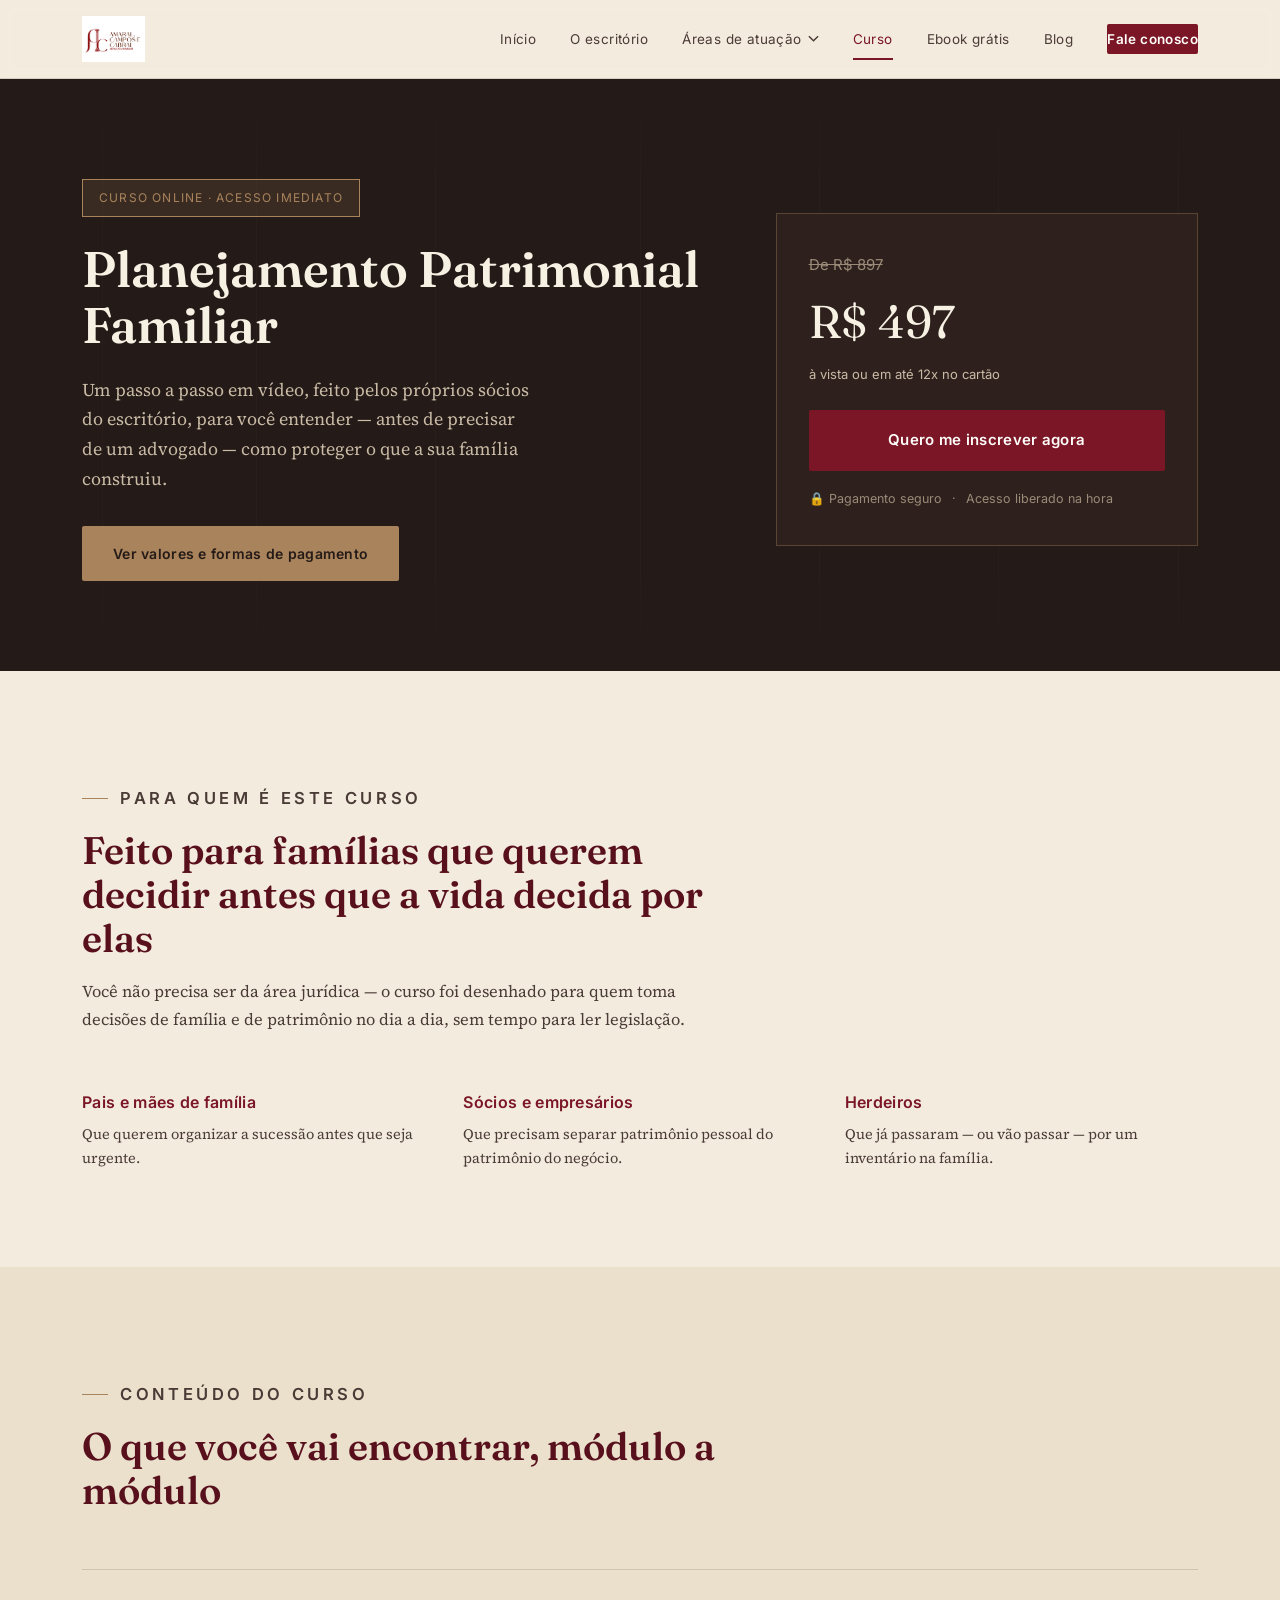
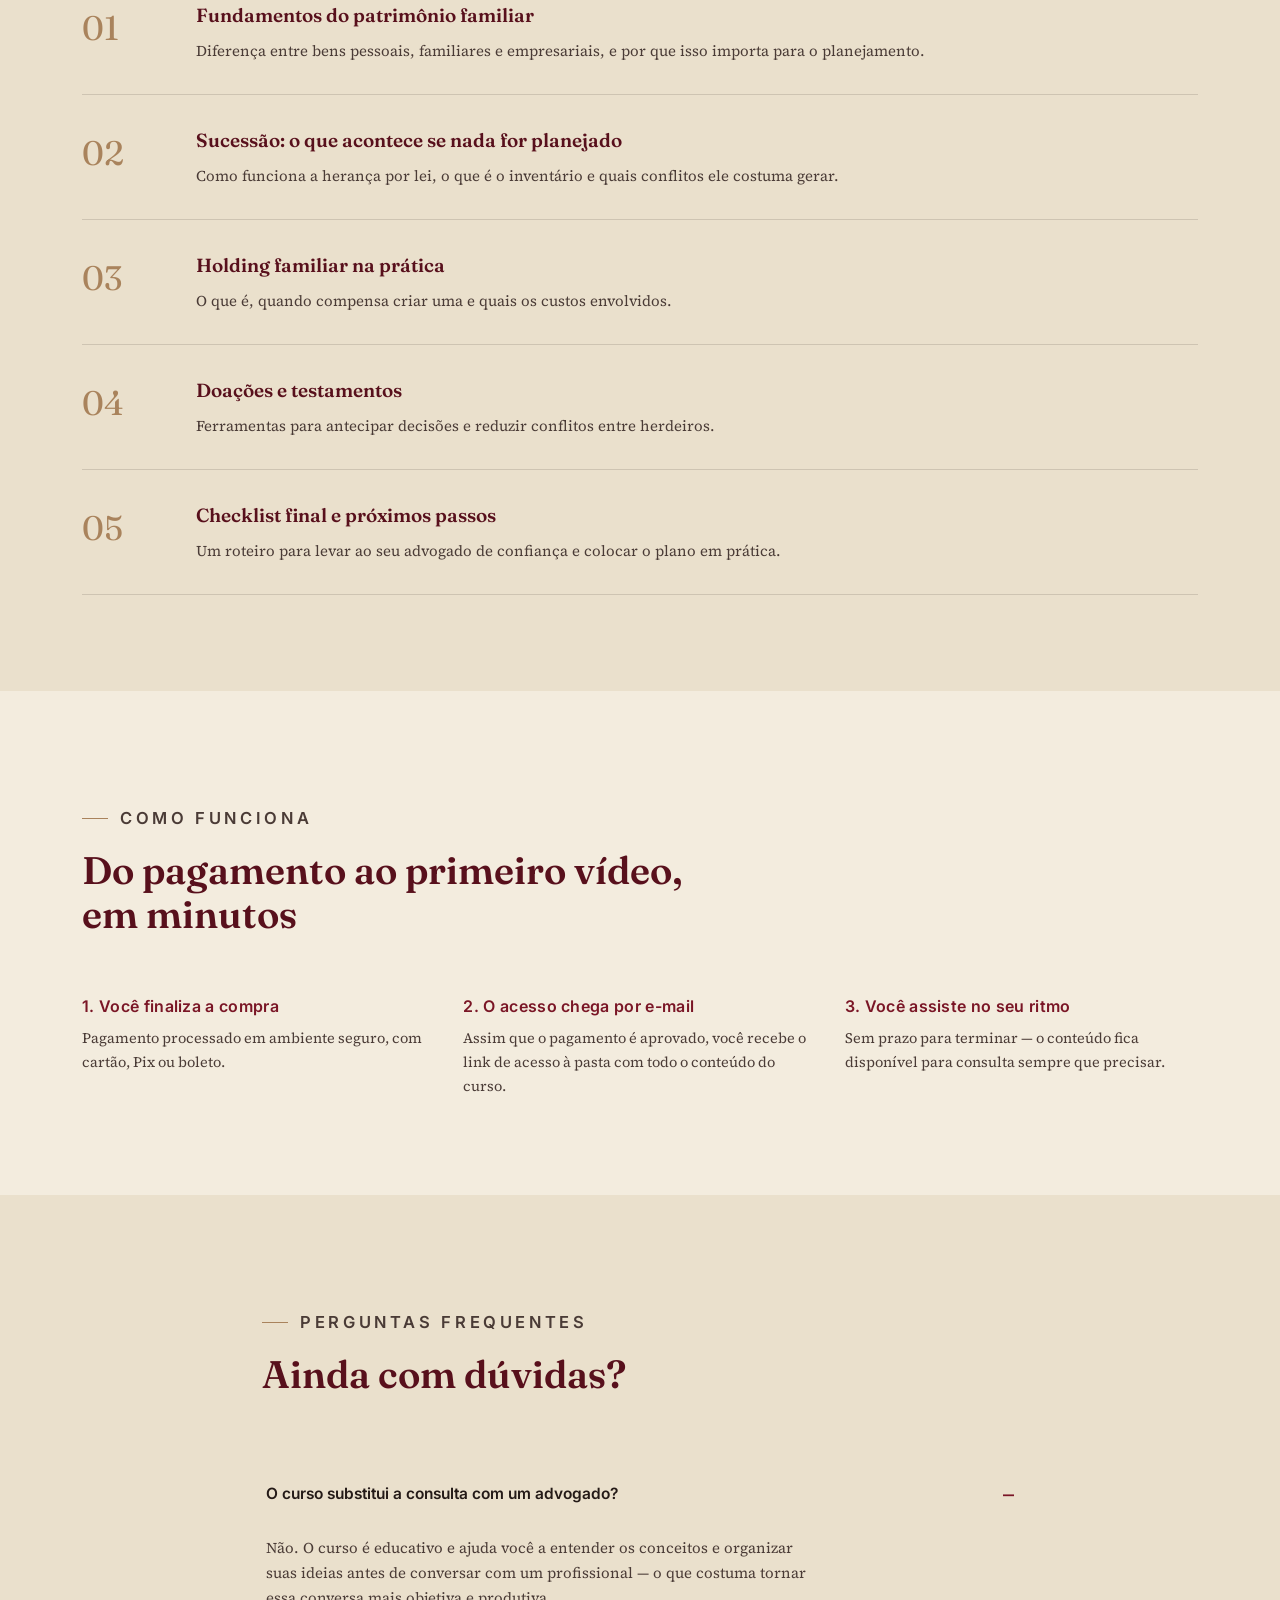
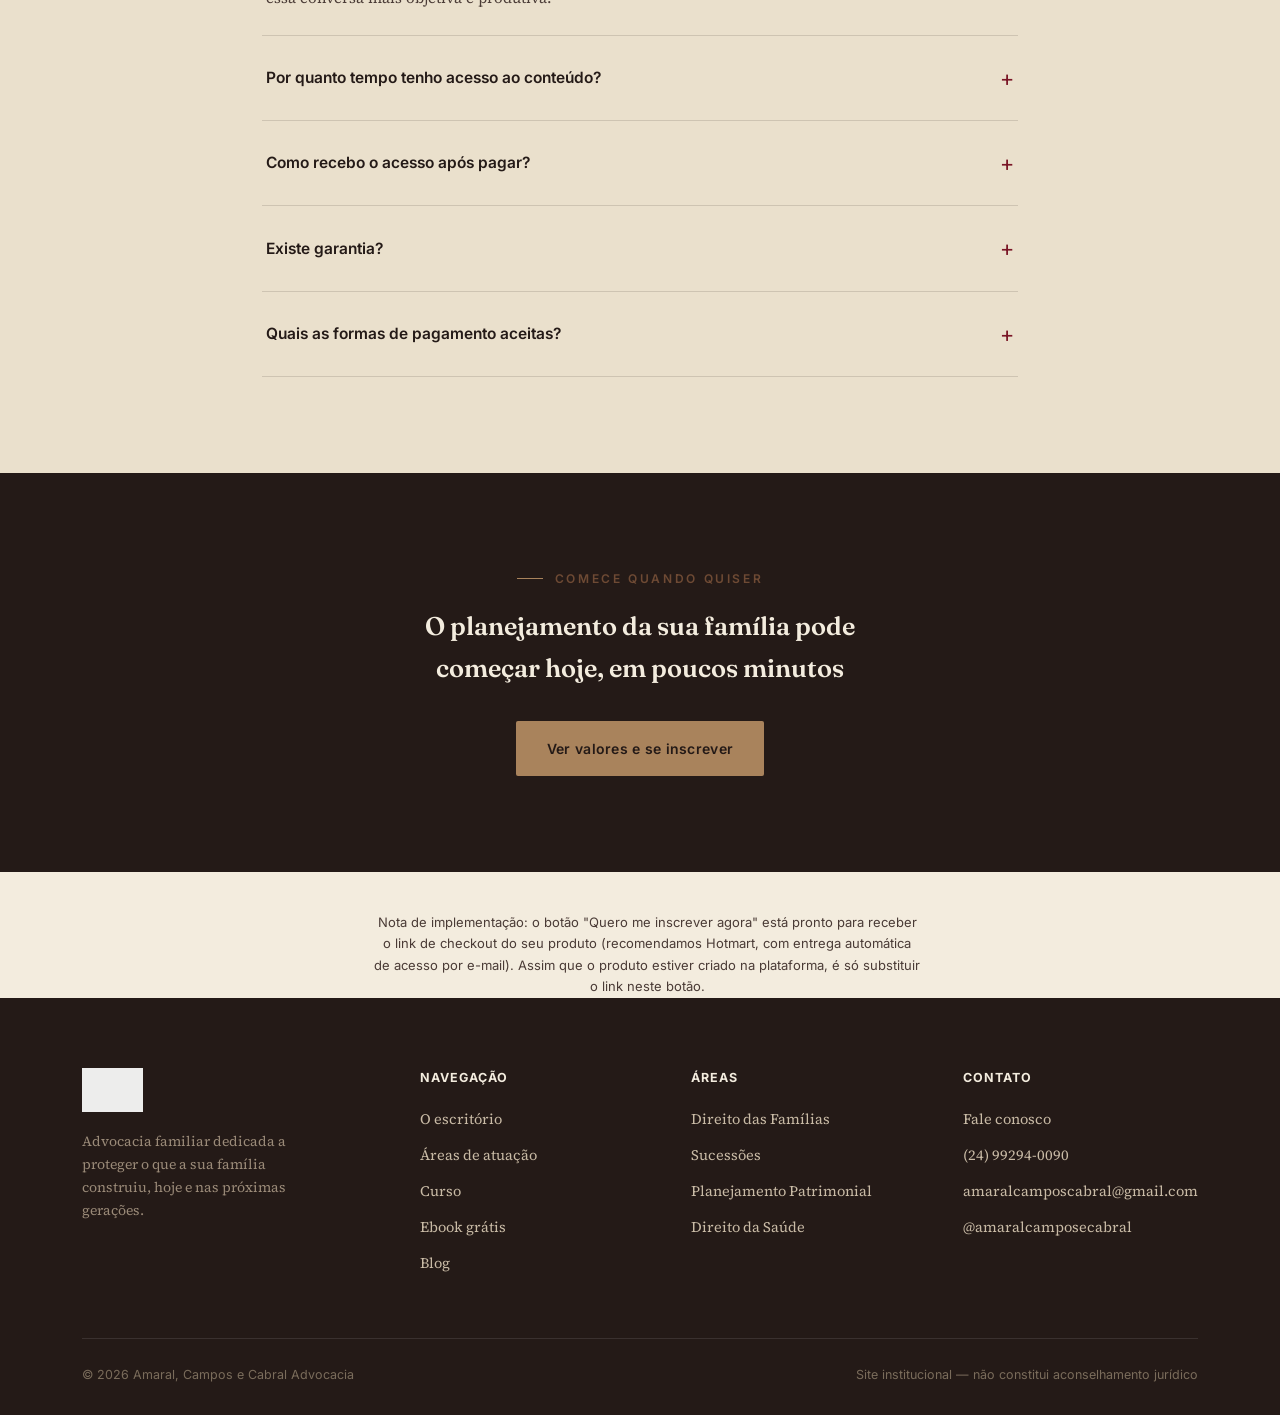
<file: curso.html>
<!DOCTYPE html>
<html lang="pt-BR">
<head>
<meta charset="UTF-8">
<meta name="viewport" content="width=device-width, initial-scale=1.0">
<title>Curso: Planejamento Patrimonial Familiar | Amaral, Campos e Cabral</title>
<meta name="description" content="Curso online de planejamento patrimonial familiar, com acesso imediato ao conteúdo após a compra.">
<link rel="icon" href="assets/logo.png">
<link rel="preconnect" href="https://fonts.googleapis.com">
<link href="https://fonts.googleapis.com/css2?family=Fraunces:ital,opsz,wght@0,9..144,400;0,9..144,600;1,9..144,500&family=Source+Serif+4:opsz,wght@8..60,400;8..60,600&family=Inter:wght@400;500;600;700&display=swap" rel="stylesheet">
<link rel="stylesheet" href="css/style.css">
</head>
<body>

<header class="site">
  <div class="nav">
    <a href="index.html" class="brand"><img src="assets/logo.png" alt="Amaral, Campos e Cabral Advocacia"></a>
    <button class="menu-toggle" aria-label="Abrir menu" aria-expanded="false">
      <svg width="24" height="24" viewBox="0 0 24 24" fill="none" stroke="currentColor" stroke-width="1.8"><path d="M3 6h18M3 12h18M3 18h18"/></svg>
    </button>
    <nav class="links">
      <a href="index.html">Início</a>
      <a href="sobre.html">O escritório</a>
      <div class="nav-item">
        <a href="areas-de-atuacao.html">Áreas de atuação <svg class="chevron" viewBox="0 0 12 8" fill="none" stroke="currentColor" stroke-width="1.6"><path d="M1 1.5 6 6.5 11 1.5"/></svg></a>
      <div class="dropdown">
        <a href="areas-de-atuacao.html#familias">Direito das Famílias</a>
        <a href="areas-de-atuacao.html#sucessoes">Direito das Sucessões</a>
        <a href="areas-de-atuacao.html#patrimonial">Planejamento Patrimonial</a>
        <a href="areas-de-atuacao.html#civil">Direito Civil</a>
        <a href="areas-de-atuacao.html#saude">Direito da Saúde</a>
      </div>
      </div>
      <a href="curso.html" class="active">Curso</a>
      <a href="ebook.html">Ebook grátis</a>
      <a href="blog.html">Blog</a>
      <a href="contato.html" class="btn-nav">Fale conosco</a>
    </nav>
  </div>
</header>

<main>

  <!-- HERO DO CURSO -->
  <section class="course-hero">
    <div class="flutes" aria-hidden="true" style="opacity:.12;">
      <span style="left:8%"></span><span style="left:20%"></span><span style="left:34%"></span>
      <span style="left:50%"></span><span style="left:64%"></span><span style="left:78%"></span><span style="left:92%"></span>
    </div>
    <div class="container">
      <div>
        <span class="course-badge">Curso online · acesso imediato</span>
        <h1>Planejamento Patrimonial Familiar</h1>
        <p class="lede">Um passo a passo em vídeo, feito pelos próprios sócios do escritório, para você entender — antes de precisar de um advogado — como proteger o que a sua família construiu.</p>
        <div class="actions">
          <a href="#matricula" class="btn btn-gold">Ver valores e formas de pagamento</a>
        </div>
      </div>

      <div class="price-card" id="matricula">
        <span class="old">De R$ 897</span>
        <div class="price">R$ 497</div>
        <p class="cond">à vista ou em até 12x no cartão</p>
        <a href="vagas-esgotadas.html" class="btn btn-primary">Quero me inscrever agora</a>
        <div class="selo">
          <span>🔒 Pagamento seguro</span>
          <span>·</span>
          <span>Acesso liberado na hora</span>
        </div>
      </div>
    </div>
  </section>

  <!-- PARA QUEM É -->
  <section>
    <div class="container">
      <div class="section-head">
        <p class="eyebrow">Para quem é este curso</p>
        <h2>Feito para famílias que querem decidir antes que a vida decida por elas</h2>
        <p>Você não precisa ser da área jurídica — o curso foi desenhado para quem toma decisões de família e de patrimônio no dia a dia, sem tempo para ler legislação.</p>
      </div>
      <div class="valores" style="grid-template-columns:repeat(3,1fr);">
        <div class="valor"><h4>Pais e mães de família</h4><p>Que querem organizar a sucessão antes que seja urgente.</p></div>
        <div class="valor"><h4>Sócios e empresários</h4><p>Que precisam separar patrimônio pessoal do patrimônio do negócio.</p></div>
        <div class="valor"><h4>Herdeiros</h4><p>Que já passaram — ou vão passar — por um inventário na família.</p></div>
      </div>
    </div>
  </section>

  <!-- MÓDULOS -->
  <section class="section-alt">
    <div class="container">
      <div class="section-head">
        <p class="eyebrow">Conteúdo do curso</p>
        <h2>O que você vai encontrar, módulo a módulo</h2>
      </div>
      <div class="modules">
        <div class="module">
          <div class="n">01</div>
          <div><h4>Fundamentos do patrimônio familiar</h4><p>Diferença entre bens pessoais, familiares e empresariais, e por que isso importa para o planejamento.</p></div>
        </div>
        <div class="module">
          <div class="n">02</div>
          <div><h4>Sucessão: o que acontece se nada for planejado</h4><p>Como funciona a herança por lei, o que é o inventário e quais conflitos ele costuma gerar.</p></div>
        </div>
        <div class="module">
          <div class="n">03</div>
          <div><h4>Holding familiar na prática</h4><p>O que é, quando compensa criar uma e quais os custos envolvidos.</p></div>
        </div>
        <div class="module">
          <div class="n">04</div>
          <div><h4>Doações e testamentos</h4><p>Ferramentas para antecipar decisões e reduzir conflitos entre herdeiros.</p></div>
        </div>
        <div class="module">
          <div class="n">05</div>
          <div><h4>Checklist final e próximos passos</h4><p>Um roteiro para levar ao seu advogado de confiança e colocar o plano em prática.</p></div>
        </div>
      </div>
    </div>
  </section>

  <!-- COMO FUNCIONA O ACESSO -->
  <section>
    <div class="container">
      <div class="section-head">
        <p class="eyebrow">Como funciona</p>
        <h2>Do pagamento ao primeiro vídeo, em minutos</h2>
      </div>
      <div class="valores" style="grid-template-columns:repeat(3,1fr);">
        <div class="valor"><h4>1. Você finaliza a compra</h4><p>Pagamento processado em ambiente seguro, com cartão, Pix ou boleto.</p></div>
        <div class="valor"><h4>2. O acesso chega por e-mail</h4><p>Assim que o pagamento é aprovado, você recebe o link de acesso à pasta com todo o conteúdo do curso.</p></div>
        <div class="valor"><h4>3. Você assiste no seu ritmo</h4><p>Sem prazo para terminar — o conteúdo fica disponível para consulta sempre que precisar.</p></div>
      </div>
    </div>
  </section>

  <!-- FAQ -->
  <section class="section-alt">
    <div class="container" style="max-width:820px;">
      <div class="section-head">
        <p class="eyebrow">Perguntas frequentes</p>
        <h2>Ainda com dúvidas?</h2>
      </div>

      <details class="faq-item" open>
        <summary>O curso substitui a consulta com um advogado?</summary>
        <p>Não. O curso é educativo e ajuda você a entender os conceitos e organizar suas ideias antes de conversar com um profissional — o que costuma tornar essa conversa mais objetiva e produtiva.</p>
      </details>
      <details class="faq-item">
        <summary>Por quanto tempo tenho acesso ao conteúdo?</summary>
        <p>O acesso à pasta com os materiais é vitalício, incluindo eventuais atualizações que o escritório fizer no conteúdo.</p>
      </details>
      <details class="faq-item">
        <summary>Como recebo o acesso após pagar?</summary>
        <p>O link de acesso ao Drive com todos os vídeos e materiais é enviado automaticamente por e-mail assim que o pagamento é aprovado pela plataforma de pagamento.</p>
      </details>
      <details class="faq-item">
        <summary>Existe garantia?</summary>
        <p>Sim. Você tem 7 dias corridos após a compra para solicitar reembolso integral, sem burocracia, caso o curso não atenda às suas expectativas.</p>
      </details>
      <details class="faq-item">
        <summary>Quais as formas de pagamento aceitas?</summary>
        <p>Cartão de crédito (em até 12x), Pix e boleto bancário, processados por uma plataforma de pagamento parceira.</p>
      </details>
    </div>
  </section>

  <!-- CTA FINAL -->
  <section class="section-ink">
    <div class="container" style="text-align:center;">
      <p class="eyebrow" style="justify-content:center;">Comece quando quiser</p>
      <h2 style="margin-top:16px; max-width:26ch; margin-left:auto; margin-right:auto;">O planejamento da sua família pode começar hoje, em poucos minutos</h2>
      <a href="#matricula" class="btn btn-gold" style="margin-top:32px;">Ver valores e se inscrever</a>
    </div>
  </section>

  <div class="container">
    <p class="form-note" style="margin: 40px auto 0; max-width:70ch; text-align:center; border:none;">
      Nota de implementação: o botão "Quero me inscrever agora" está pronto para receber o link de checkout do seu produto (recomendamos Hotmart, com entrega automática de acesso por e-mail). Assim que o produto estiver criado na plataforma, é só substituir o link neste botão.
    </p>
  </div>

</main>

<footer class="site">
  <div class="container">
    <div class="footer-grid">
      <div class="footer-brand">
        <img src="assets/logo.png" alt="Amaral, Campos e Cabral">
        <p>Advocacia familiar dedicada a proteger o que a sua família construiu, hoje e nas próximas gerações.</p>
      </div>
      <div>
        <h4>Navegação</h4>
        <a href="sobre.html">O escritório</a>
        <a href="areas-de-atuacao.html">Áreas de atuação</a>
        <a href="curso.html">Curso</a>
        <a href="ebook.html">Ebook grátis</a>
        <a href="blog.html">Blog</a>
      </div>
      <div>
        <h4>Áreas</h4>
        <a href="areas-de-atuacao.html#familias">Direito das Famílias</a>
        <a href="areas-de-atuacao.html#sucessoes">Sucessões</a>
        <a href="areas-de-atuacao.html#patrimonial">Planejamento Patrimonial</a>
        <a href="areas-de-atuacao.html#saude">Direito da Saúde</a>
      </div>
      <div>
        <h4>Contato</h4>
        <a href="contato.html">Fale conosco</a>
        <a href="https://wa.me/5524992940090" target="_blank" rel="noopener">(24) 99294-0090</a>
        <a href="mailto:amaralcamposcabral@gmail.com">amaralcamposcabral@gmail.com</a>
        <a href="https://www.instagram.com/amaralcamposecabral" target="_blank" rel="noopener">@amaralcamposecabral</a>
      </div>
    </div>
    <div class="footer-bottom">
      <span>© 2026 Amaral, Campos e Cabral Advocacia</span>
      <span>Site institucional — não constitui aconselhamento jurídico</span>
    </div>
  </div>
</footer>

<script src="js/main.js"></script>
</body>
</html>
</file>
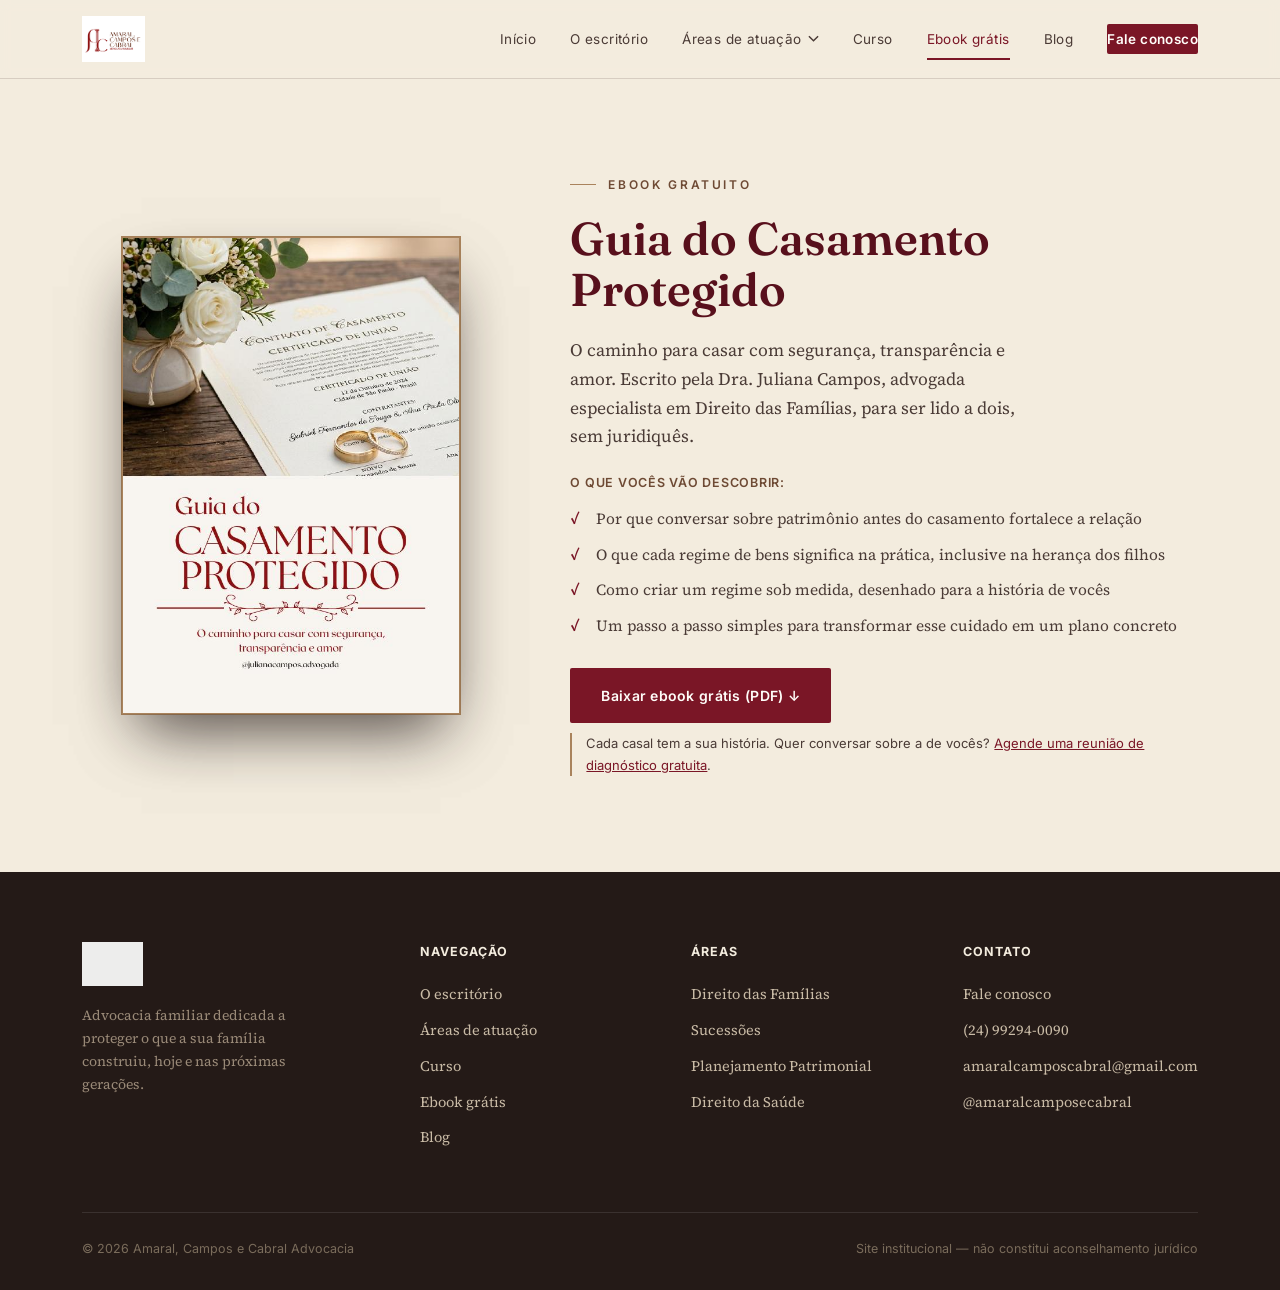
<file: ebook.html>
<!DOCTYPE html>
<html lang="pt-BR">
<head>
<meta charset="UTF-8">
<meta name="viewport" content="width=device-width, initial-scale=1.0">
<title>Guia do Casamento Protegido — ebook gratuito | Amaral, Campos e Cabral</title>
<meta name="description" content="Baixe grátis o Guia do Casamento Protegido: como casar com segurança, transparência e amor. Regimes de bens, pacto antenupcial e herança explicados sem juridiquês.">
<link rel="icon" href="assets/logo.png">
<link rel="preconnect" href="https://fonts.googleapis.com">
<link href="https://fonts.googleapis.com/css2?family=Fraunces:ital,opsz,wght@0,9..144,400;0,9..144,600;1,9..144,500&family=Source+Serif+4:opsz,wght@8..60,400;8..60,600&family=Inter:wght@400;500;600;700&display=swap" rel="stylesheet">
<link rel="stylesheet" href="css/style.css">
</head>
<body>

<header class="site">
  <div class="nav">
    <a href="index.html" class="brand">
      <img src="assets/logo.png" alt="Amaral, Campos e Cabral Advocacia">
    </a>
    <button class="menu-toggle" aria-label="Abrir menu" aria-expanded="false">
      <svg width="24" height="24" viewBox="0 0 24 24" fill="none" stroke="currentColor" stroke-width="1.8"><path d="M3 6h18M3 12h18M3 18h18"/></svg>
    </button>
    <nav class="links">
      <a href="index.html">Início</a>
      <a href="sobre.html">O escritório</a>
      <div class="nav-item">
        <a href="areas-de-atuacao.html">Áreas de atuação <svg class="chevron" viewBox="0 0 12 8" fill="none" stroke="currentColor" stroke-width="1.6"><path d="M1 1.5 6 6.5 11 1.5"/></svg></a>
      <div class="dropdown">
        <a href="areas-de-atuacao.html#familias">Direito das Famílias</a>
        <a href="areas-de-atuacao.html#sucessoes">Direito das Sucessões</a>
        <a href="areas-de-atuacao.html#patrimonial">Planejamento Patrimonial</a>
        <a href="areas-de-atuacao.html#civil">Direito Civil</a>
        <a href="areas-de-atuacao.html#saude">Direito da Saúde</a>
      </div>
      </div>
      <a href="curso.html">Curso</a>
      <a href="ebook.html" class="active">Ebook grátis</a>
      <a href="blog.html">Blog</a>
      <a href="contato.html" class="btn-nav">Fale conosco</a>
    </nav>
  </div>
</header>

<main>

  <section class="ebook-hero">
    <div class="container ebook-grid">
      <div class="ebook-cover-wrap">
        <img class="ebook-cover-img" src="assets/ebook-capa.jpg" alt="Capa do ebook Guia do Casamento Protegido" width="579" height="819">
      </div>
      <div>
        <p class="eyebrow">Ebook gratuito</p>
        <h1>Guia do Casamento Protegido</h1>
        <p class="lede">O caminho para casar com segurança, transparência e amor. Escrito pela Dra. Juliana Campos, advogada especialista em Direito das Famílias, para ser lido a dois, sem juridiquês.</p>
        <p class="ebook-sub">O que vocês vão descobrir:</p>
        <ul class="ebook-list">
          <li>Por que conversar sobre patrimônio antes do casamento fortalece a relação</li>
          <li>O que cada regime de bens significa na prática, inclusive na herança dos filhos</li>
          <li>Como criar um regime sob medida, desenhado para a história de vocês</li>
          <li>Um passo a passo simples para transformar esse cuidado em um plano concreto</li>
        </ul>
        <div class="actions">
          <a href="assets/ebook-gratuito.pdf" class="btn btn-primary" download="Guia-do-Casamento-Protegido.pdf">Baixar ebook grátis (PDF) ↓</a>
        </div>
        <p class="form-note">Cada casal tem a sua história. Quer conversar sobre a de vocês? <a href="contato.html" style="color:var(--bordo);text-decoration:underline;">Agende uma reunião de diagnóstico gratuita</a>.</p>
      </div>
    </div>
  </section>

</main>

<footer class="site">
  <div class="container">
    <div class="footer-grid">
      <div class="footer-brand">
        <img src="assets/logo.png" alt="Amaral, Campos e Cabral">
        <p>Advocacia familiar dedicada a proteger o que a sua família construiu, hoje e nas próximas gerações.</p>
      </div>
      <div>
        <h4>Navegação</h4>
        <a href="sobre.html">O escritório</a>
        <a href="areas-de-atuacao.html">Áreas de atuação</a>
        <a href="curso.html">Curso</a>
        <a href="ebook.html">Ebook grátis</a>
        <a href="blog.html">Blog</a>
      </div>
      <div>
        <h4>Áreas</h4>
        <a href="areas-de-atuacao.html#familias">Direito das Famílias</a>
        <a href="areas-de-atuacao.html#sucessoes">Sucessões</a>
        <a href="areas-de-atuacao.html#patrimonial">Planejamento Patrimonial</a>
        <a href="areas-de-atuacao.html#saude">Direito da Saúde</a>
      </div>
      <div>
        <h4>Contato</h4>
        <a href="contato.html">Fale conosco</a>
        <a href="https://wa.me/5524992940090" target="_blank" rel="noopener">(24) 99294-0090</a>
        <a href="mailto:amaralcamposcabral@gmail.com">amaralcamposcabral@gmail.com</a>
        <a href="https://www.instagram.com/amaralcamposecabral" target="_blank" rel="noopener">@amaralcamposecabral</a>
      </div>
    </div>
    <div class="footer-bottom">
      <span>© 2026 Amaral, Campos e Cabral Advocacia</span>
      <span>Site institucional — não constitui aconselhamento jurídico</span>
    </div>
  </div>
</footer>

<script src="js/main.js"></script>
</body>
</html>
</file>
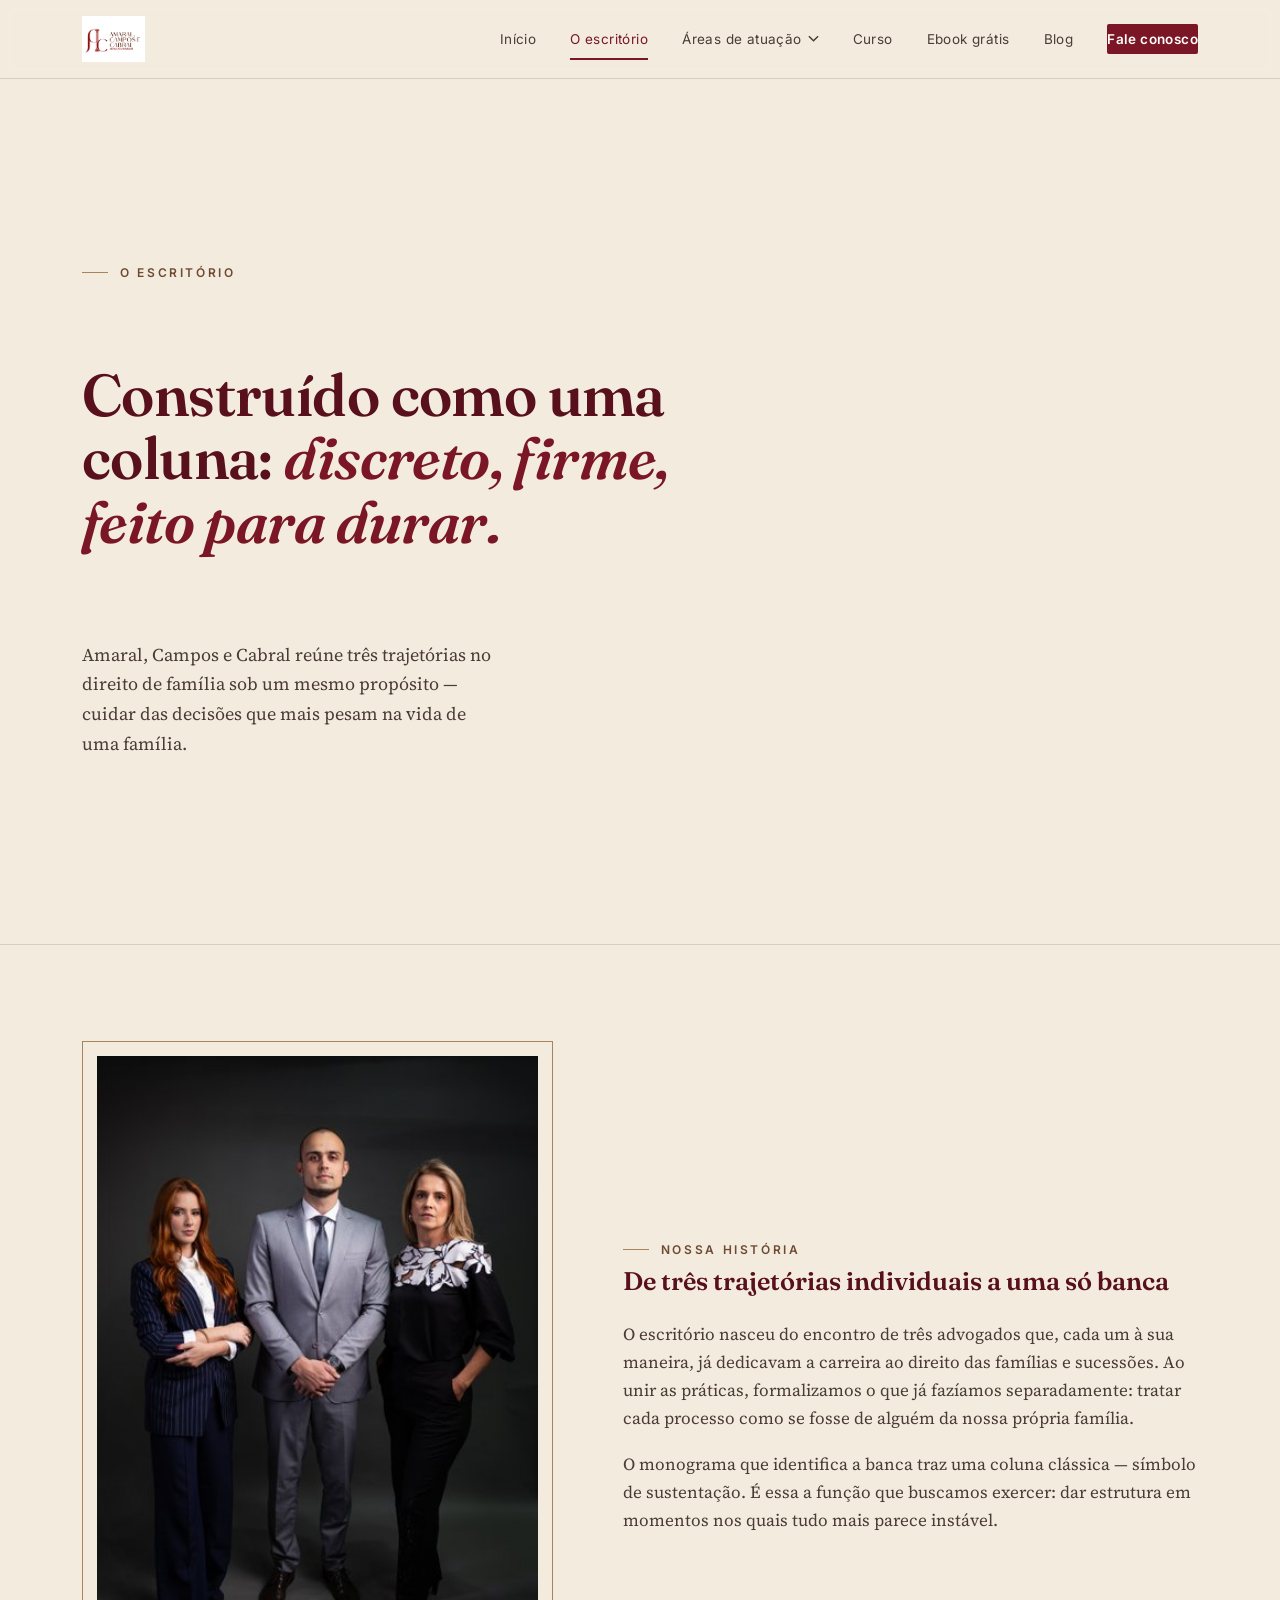
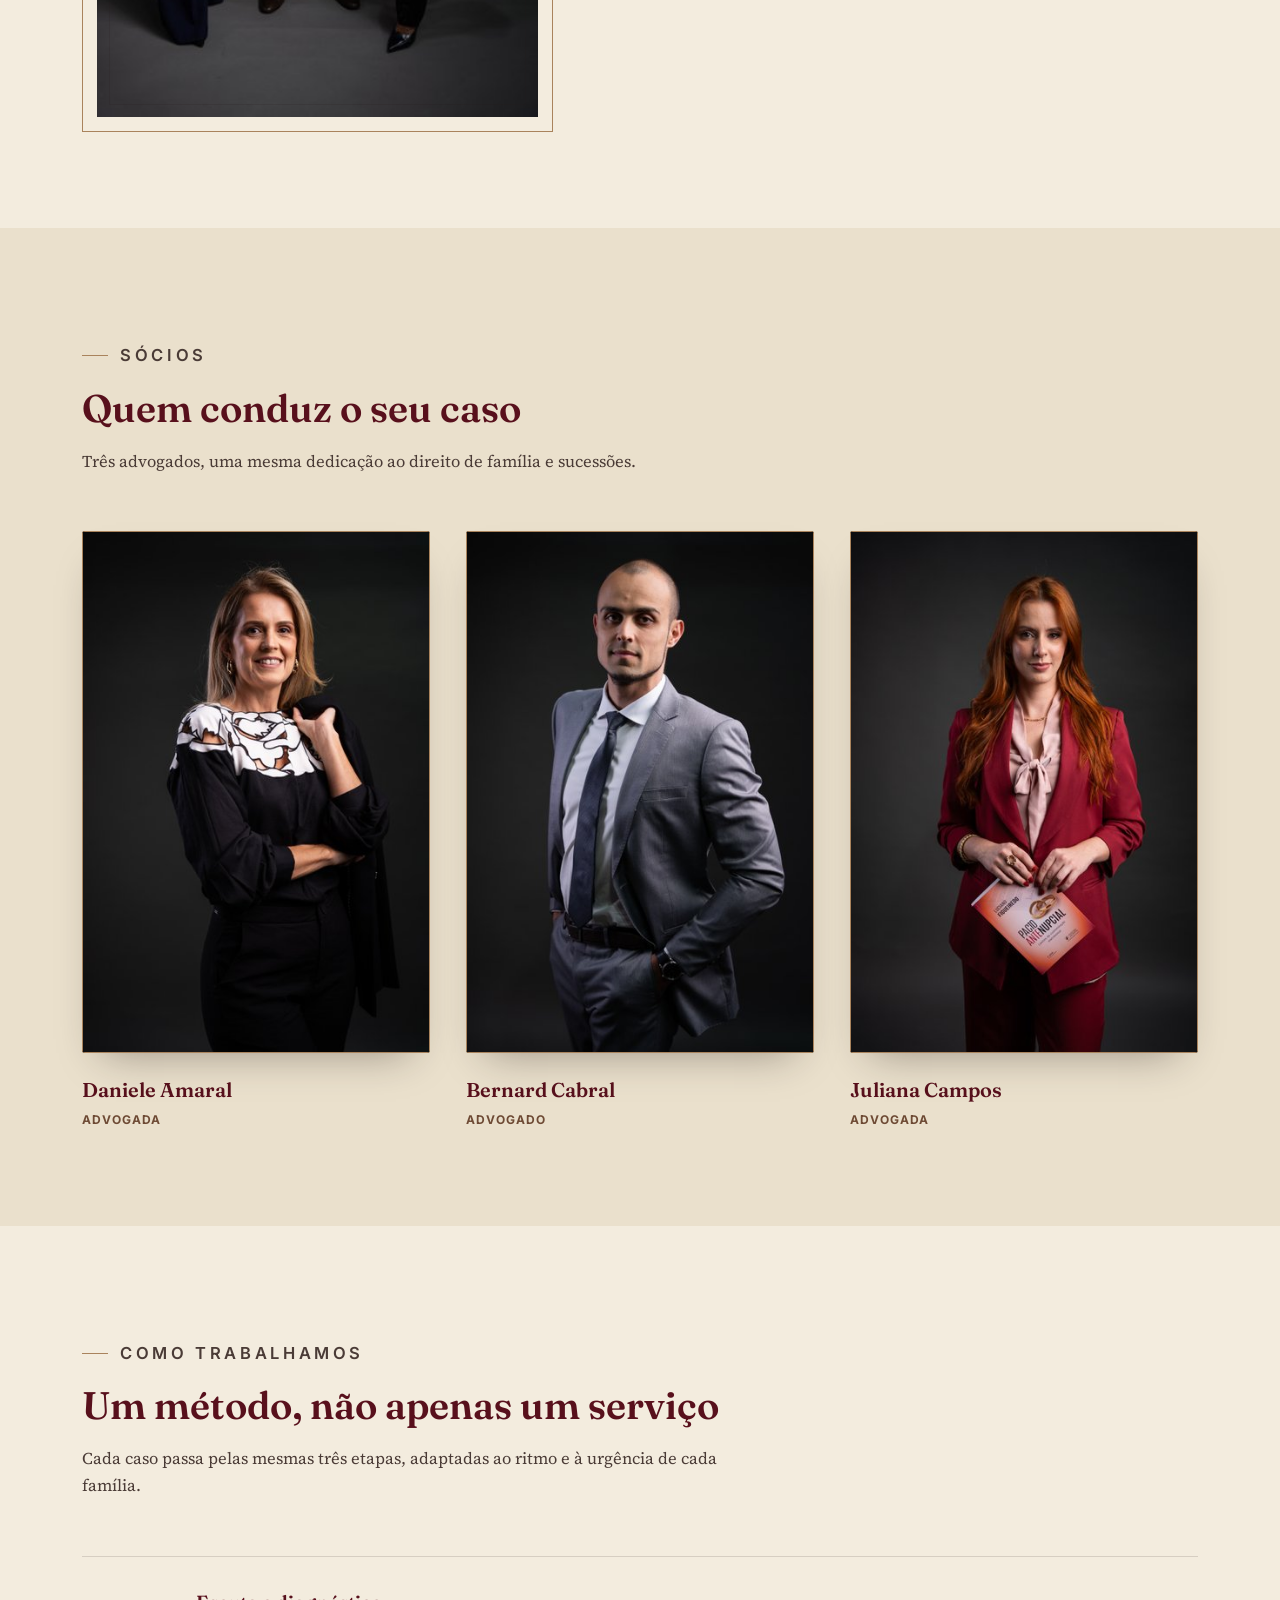
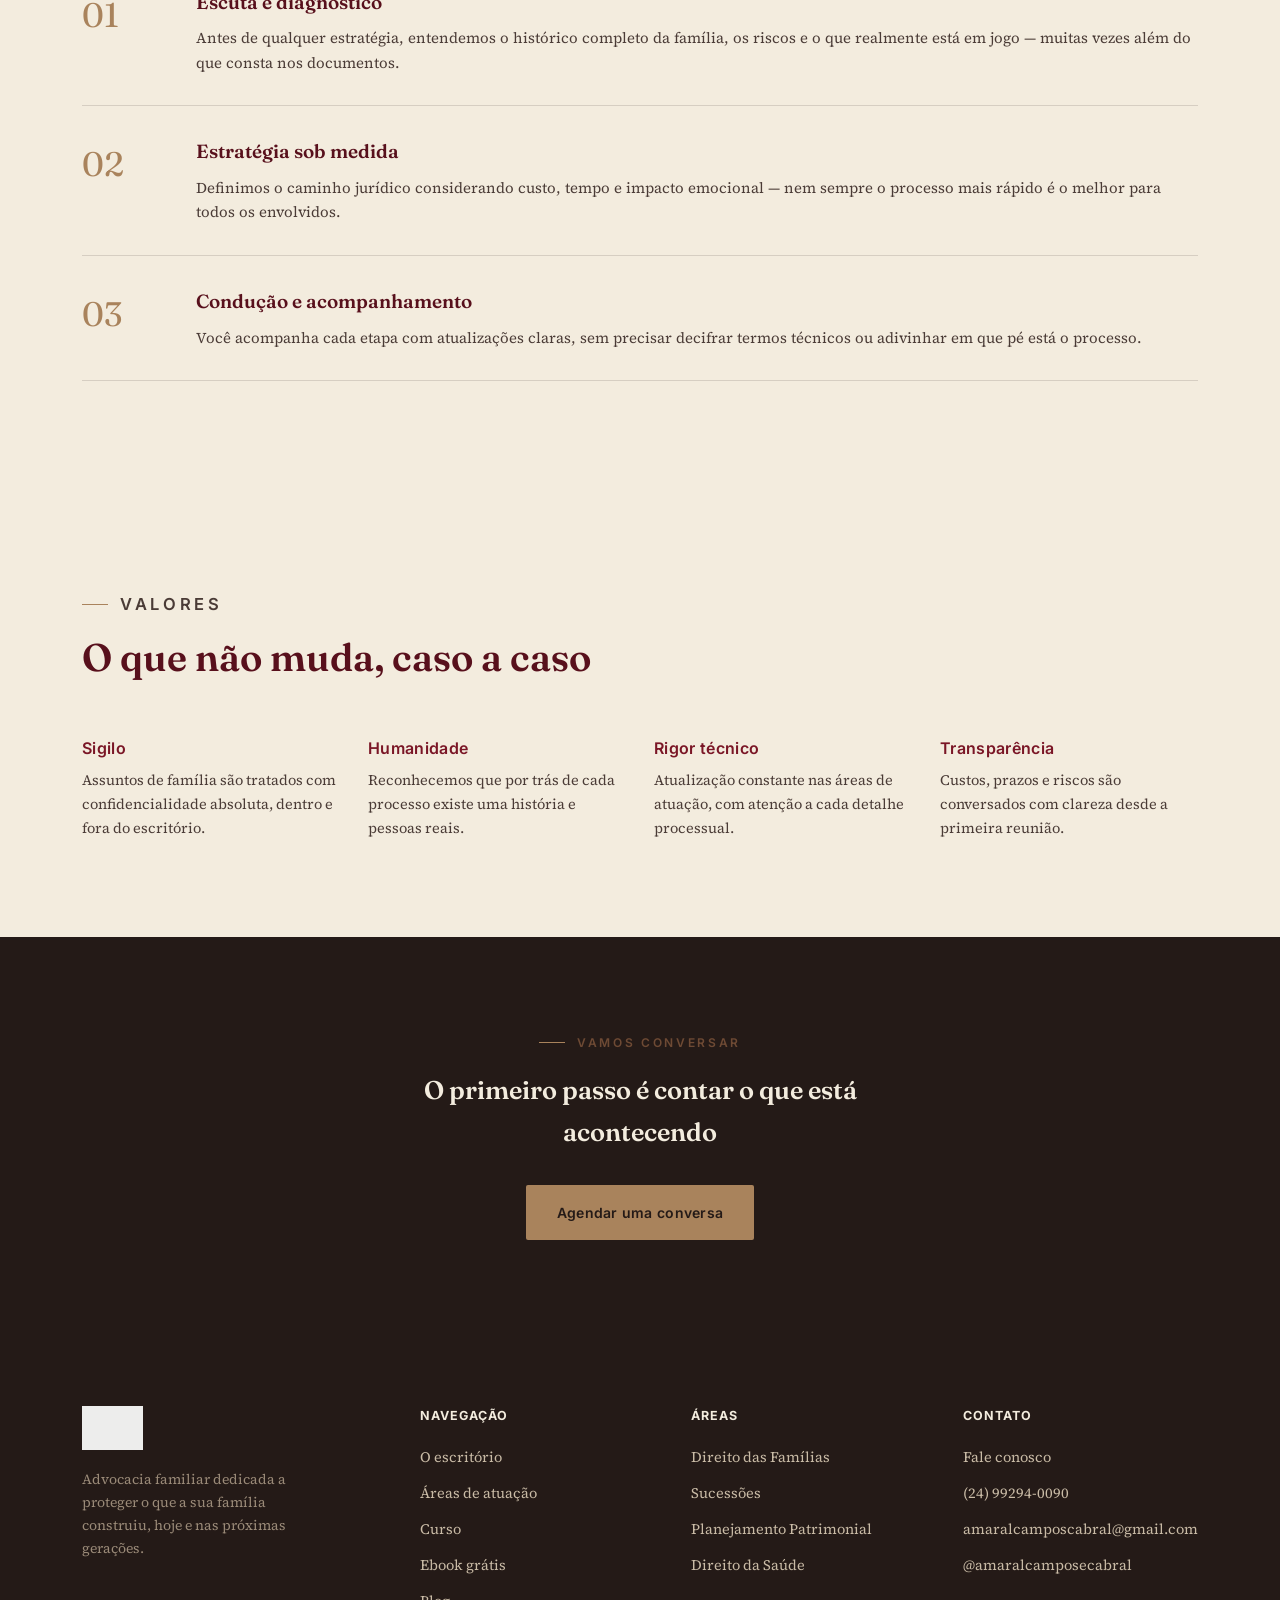
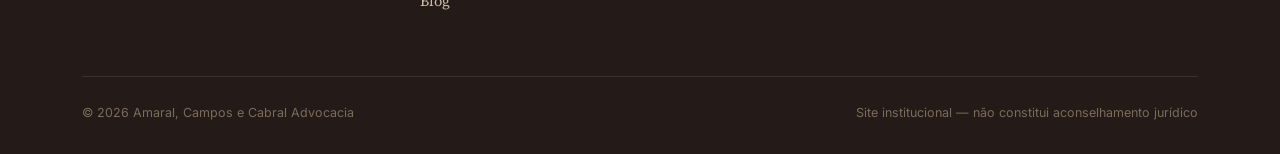
<file: sobre.html>
<!DOCTYPE html>
<html lang="pt-BR">
<head>
<meta charset="UTF-8">
<meta name="viewport" content="width=device-width, initial-scale=1.0">
<title>O Escritório | Amaral, Campos e Cabral Advocacia</title>
<meta name="description" content="Conheça a história, a equipe e os valores do escritório Amaral, Campos e Cabral Advocacia, especializado em direito de família e sucessões.">
<link rel="icon" href="assets/logo.png">
<link rel="preconnect" href="https://fonts.googleapis.com">
<link href="https://fonts.googleapis.com/css2?family=Fraunces:ital,opsz,wght@0,9..144,400;0,9..144,600;1,9..144,500&family=Source+Serif+4:opsz,wght@8..60,400;8..60,600&family=Inter:wght@400;500;600;700&display=swap" rel="stylesheet">
<link rel="stylesheet" href="css/style.css">
</head>
<body>

<header class="site">
  <div class="nav">
    <a href="index.html" class="brand"><img src="assets/logo.png" alt="Amaral, Campos e Cabral Advocacia"></a>
    <button class="menu-toggle" aria-label="Abrir menu" aria-expanded="false">
      <svg width="24" height="24" viewBox="0 0 24 24" fill="none" stroke="currentColor" stroke-width="1.8"><path d="M3 6h18M3 12h18M3 18h18"/></svg>
    </button>
    <nav class="links">
      <a href="index.html">Início</a>
      <a href="sobre.html" class="active">O escritório</a>
      <div class="nav-item">
        <a href="areas-de-atuacao.html">Áreas de atuação <svg class="chevron" viewBox="0 0 12 8" fill="none" stroke="currentColor" stroke-width="1.6"><path d="M1 1.5 6 6.5 11 1.5"/></svg></a>
      <div class="dropdown">
        <a href="areas-de-atuacao.html#familias">Direito das Famílias</a>
        <a href="areas-de-atuacao.html#sucessoes">Direito das Sucessões</a>
        <a href="areas-de-atuacao.html#patrimonial">Planejamento Patrimonial</a>
        <a href="areas-de-atuacao.html#civil">Direito Civil</a>
        <a href="areas-de-atuacao.html#saude">Direito da Saúde</a>
      </div>
      </div>
      <a href="curso.html">Curso</a>
      <a href="ebook.html">Ebook grátis</a>
      <a href="blog.html">Blog</a>
      <a href="contato.html" class="btn-nav">Fale conosco</a>
    </nav>
  </div>
</header>

<main>

  <section class="hero" style="border-bottom:1px solid var(--linha);">
    <div class="container" style="grid-template-columns:1fr; padding-bottom:56px;">
      <p class="eyebrow">O escritório</p>
      <h1 style="max-width:18ch;">Construído como uma coluna: <em>discreto, firme, feito para durar.</em></h1>
      <p class="lede">Amaral, Campos e Cabral reúne três trajetórias no direito de família sob um mesmo propósito — cuidar das decisões que mais pesam na vida de uma família.</p>
    </div>
  </section>

  <section>
    <div class="container about-grid">
      <div class="frame"><img src="assets/team-photo.png" alt="Juliana Campos, Bernard Cabral e Daniele Amaral, sócios do escritório Amaral, Campos e Cabral Advocacia"></div>
      <div>
        <p class="eyebrow">Nossa história</p>
        <h2>De três trajetórias individuais a uma só banca</h2>
        <p style="color:var(--ink-soft); margin-top:18px;">O escritório nasceu do encontro de três advogados que, cada um à sua maneira, já dedicavam a carreira ao direito das famílias e sucessões. Ao unir as práticas, formalizamos o que já fazíamos separadamente: tratar cada processo como se fosse de alguém da nossa própria família.</p>
        <p style="color:var(--ink-soft); margin-top:18px;">O monograma que identifica a banca traz uma coluna clássica — símbolo de sustentação. É essa a função que buscamos exercer: dar estrutura em momentos nos quais tudo mais parece instável.</p>
      </div>
    </div>
  </section>

  <section class="section-alt">
    <div class="container">
      <div class="section-head">
        <p class="eyebrow">Sócios</p>
        <h2>Quem conduz o seu caso</h2>
        <p>Três advogados, uma mesma dedicação ao direito de família e sucessões.</p>
      </div>
      <div class="team-grid">
        <div class="team-card">
          <div class="photo"><img src="assets/team-daniele.jpg" alt="Daniele Amaral, advogada"></div>
          <h3>Daniele Amaral</h3>
          <span class="role">Advogada</span>
        </div>
        <div class="team-card">
          <div class="photo"><img src="assets/team-bernard.jpg" alt="Bernard Cabral, advogado"></div>
          <h3>Bernard Cabral</h3>
          <span class="role">Advogado</span>
        </div>
        <div class="team-card">
          <div class="photo"><img src="assets/team-juliana.jpg" alt="Juliana Campos, advogada"></div>
          <h3>Juliana Campos</h3>
          <span class="role">Advogada</span>
        </div>
      </div>
    </div>
  </section>

  <section>
    <div class="container">
      <div class="section-head">
        <p class="eyebrow">Como trabalhamos</p>
        <h2>Um método, não apenas um serviço</h2>
        <p>Cada caso passa pelas mesmas três etapas, adaptadas ao ritmo e à urgência de cada família.</p>
      </div>
      <div class="modules">
        <div class="module">
          <div class="n">01</div>
          <div><h4>Escuta e diagnóstico</h4><p>Antes de qualquer estratégia, entendemos o histórico completo da família, os riscos e o que realmente está em jogo — muitas vezes além do que consta nos documentos.</p></div>
        </div>
        <div class="module">
          <div class="n">02</div>
          <div><h4>Estratégia sob medida</h4><p>Definimos o caminho jurídico considerando custo, tempo e impacto emocional — nem sempre o processo mais rápido é o melhor para todos os envolvidos.</p></div>
        </div>
        <div class="module">
          <div class="n">03</div>
          <div><h4>Condução e acompanhamento</h4><p>Você acompanha cada etapa com atualizações claras, sem precisar decifrar termos técnicos ou adivinhar em que pé está o processo.</p></div>
        </div>
      </div>
    </div>
  </section>

  <section>
    <div class="container">
      <div class="section-head">
        <p class="eyebrow">Valores</p>
        <h2>O que não muda, caso a caso</h2>
      </div>
      <div class="valores" style="grid-template-columns:repeat(4,1fr);">
        <div class="valor"><h4>Sigilo</h4><p>Assuntos de família são tratados com confidencialidade absoluta, dentro e fora do escritório.</p></div>
        <div class="valor"><h4>Humanidade</h4><p>Reconhecemos que por trás de cada processo existe uma história e pessoas reais.</p></div>
        <div class="valor"><h4>Rigor técnico</h4><p>Atualização constante nas áreas de atuação, com atenção a cada detalhe processual.</p></div>
        <div class="valor"><h4>Transparência</h4><p>Custos, prazos e riscos são conversados com clareza desde a primeira reunião.</p></div>
      </div>
    </div>
  </section>

  <section class="section-ink">
    <div class="container" style="text-align:center;">
      <p class="eyebrow" style="justify-content:center;">Vamos conversar</p>
      <h2 style="margin-top:16px; max-width:26ch; margin-left:auto; margin-right:auto;">O primeiro passo é contar o que está acontecendo</h2>
      <a href="contato.html" class="btn btn-gold" style="margin-top:32px;">Agendar uma conversa</a>
    </div>
  </section>

</main>

<footer class="site">
  <div class="container">
    <div class="footer-grid">
      <div class="footer-brand">
        <img src="assets/logo.png" alt="Amaral, Campos e Cabral">
        <p>Advocacia familiar dedicada a proteger o que a sua família construiu, hoje e nas próximas gerações.</p>
      </div>
      <div>
        <h4>Navegação</h4>
        <a href="sobre.html">O escritório</a>
        <a href="areas-de-atuacao.html">Áreas de atuação</a>
        <a href="curso.html">Curso</a>
        <a href="ebook.html">Ebook grátis</a>
        <a href="blog.html">Blog</a>
      </div>
      <div>
        <h4>Áreas</h4>
        <a href="areas-de-atuacao.html#familias">Direito das Famílias</a>
        <a href="areas-de-atuacao.html#sucessoes">Sucessões</a>
        <a href="areas-de-atuacao.html#patrimonial">Planejamento Patrimonial</a>
        <a href="areas-de-atuacao.html#saude">Direito da Saúde</a>
      </div>
      <div>
        <h4>Contato</h4>
        <a href="contato.html">Fale conosco</a>
        <a href="https://wa.me/5524992940090" target="_blank" rel="noopener">(24) 99294-0090</a>
        <a href="mailto:amaralcamposcabral@gmail.com">amaralcamposcabral@gmail.com</a>
        <a href="https://www.instagram.com/amaralcamposecabral" target="_blank" rel="noopener">@amaralcamposecabral</a>
      </div>
    </div>
    <div class="footer-bottom">
      <span>© 2026 Amaral, Campos e Cabral Advocacia</span>
      <span>Site institucional — não constitui aconselhamento jurídico</span>
    </div>
  </div>
</footer>

<script src="js/main.js"></script>
</body>
</html>
</file>
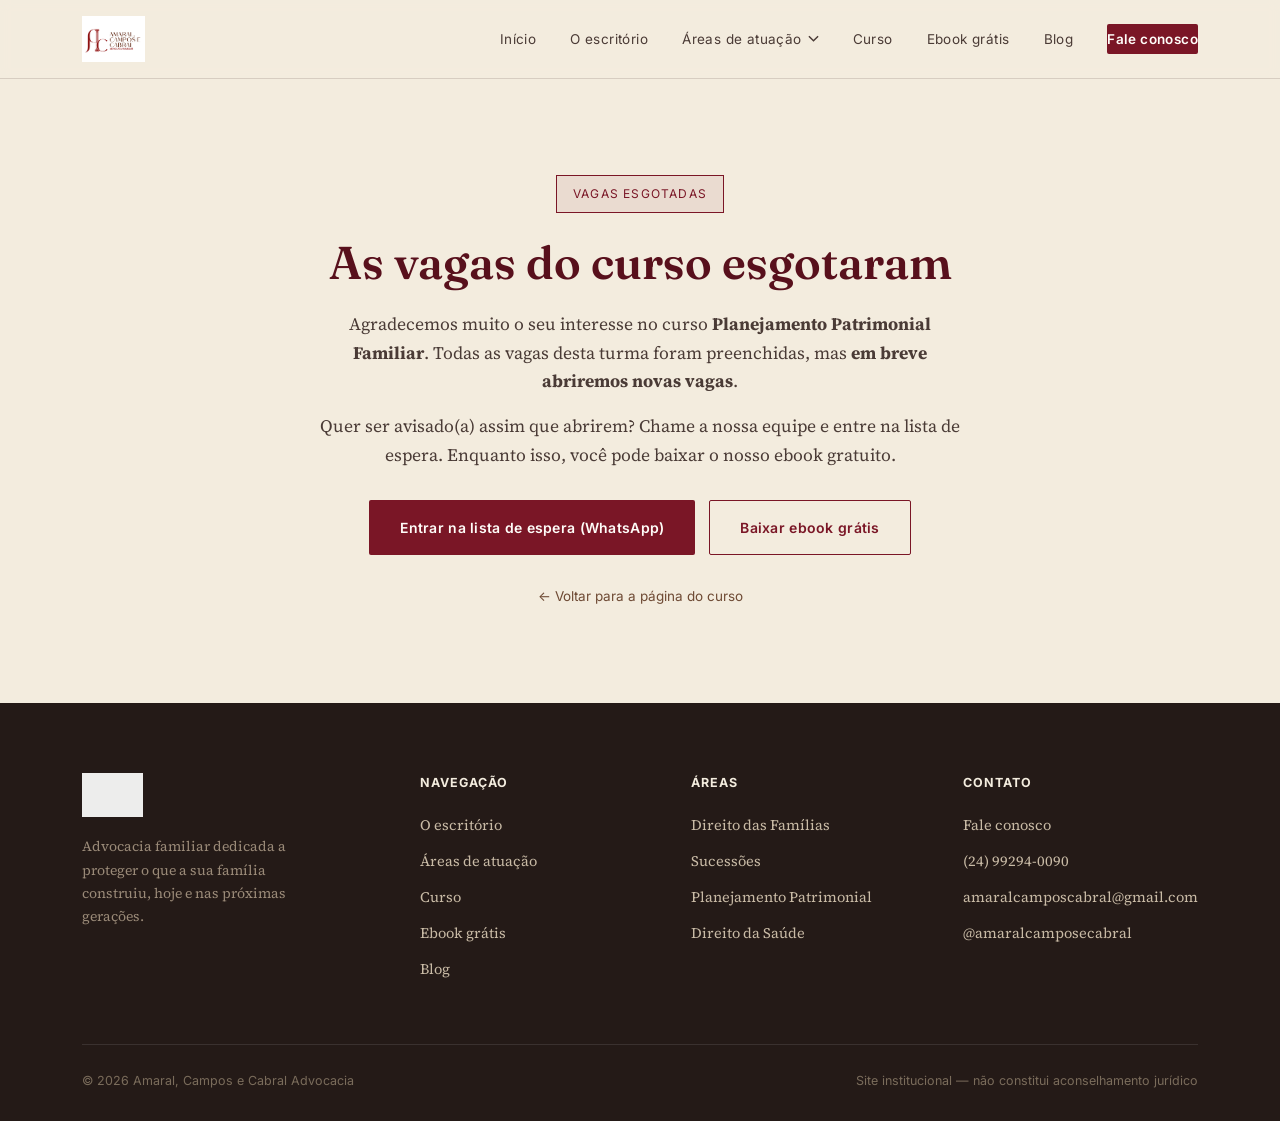
<file: vagas-esgotadas.html>
<!DOCTYPE html>
<html lang="pt-BR">
<head>
<meta charset="UTF-8">
<meta name="viewport" content="width=device-width, initial-scale=1.0">
<title>Vagas esgotadas | Amaral, Campos e Cabral Advocacia</title>
<meta name="description" content="As vagas do curso esgotaram. Em breve abriremos novas turmas.">
<link rel="icon" href="assets/logo.png">
<link rel="preconnect" href="https://fonts.googleapis.com">
<link href="https://fonts.googleapis.com/css2?family=Fraunces:ital,opsz,wght@0,9..144,400;0,9..144,600;1,9..144,500&family=Source+Serif+4:opsz,wght@8..60,400;8..60,600&family=Inter:wght@400;500;600;700&display=swap" rel="stylesheet">
<link rel="stylesheet" href="css/style.css">
</head>
<body>

<header class="site">
  <div class="nav">
    <a href="index.html" class="brand">
      <img src="assets/logo.png" alt="Amaral, Campos e Cabral Advocacia">
    </a>
    <button class="menu-toggle" aria-label="Abrir menu" aria-expanded="false">
      <svg width="24" height="24" viewBox="0 0 24 24" fill="none" stroke="currentColor" stroke-width="1.8"><path d="M3 6h18M3 12h18M3 18h18"/></svg>
    </button>
    <nav class="links">
      <a href="index.html">Início</a>
      <a href="sobre.html">O escritório</a>
      <div class="nav-item">
        <a href="areas-de-atuacao.html">Áreas de atuação <svg class="chevron" viewBox="0 0 12 8" fill="none" stroke="currentColor" stroke-width="1.6"><path d="M1 1.5 6 6.5 11 1.5"/></svg></a>
      <div class="dropdown">
        <a href="areas-de-atuacao.html#familias">Direito das Famílias</a>
        <a href="areas-de-atuacao.html#sucessoes">Direito das Sucessões</a>
        <a href="areas-de-atuacao.html#patrimonial">Planejamento Patrimonial</a>
        <a href="areas-de-atuacao.html#civil">Direito Civil</a>
        <a href="areas-de-atuacao.html#saude">Direito da Saúde</a>
      </div>
      </div>
      <a href="curso.html">Curso</a>
      <a href="ebook.html">Ebook grátis</a>
      <a href="blog.html">Blog</a>
      <a href="contato.html" class="btn-nav">Fale conosco</a>
    </nav>
  </div>
</header>

<main>

  <section class="soldout">
    <div class="container soldout-box">
      <span class="course-badge">Vagas esgotadas</span>
      <h1>As vagas do curso esgotaram</h1>
      <p class="lede">Agradecemos muito o seu interesse no curso <strong>Planejamento Patrimonial Familiar</strong>. Todas as vagas desta turma foram preenchidas, mas <strong>em breve abriremos novas vagas</strong>.</p>
      <p class="lede">Quer ser avisado(a) assim que abrirem? Chame a nossa equipe e entre na lista de espera. Enquanto isso, você pode baixar o nosso ebook gratuito.</p>
      <div class="actions">
        <a href="https://wa.me/5524992940090?text=Ol%C3%A1!%20Quero%20entrar%20na%20lista%20de%20espera%20do%20curso%20Planejamento%20Patrimonial%20Familiar." target="_blank" rel="noopener" class="btn btn-primary">Entrar na lista de espera (WhatsApp)</a>
        <a href="ebook.html" class="btn btn-outline">Baixar ebook grátis</a>
      </div>
      <a href="curso.html" class="soldout-back">← Voltar para a página do curso</a>
    </div>
  </section>

</main>

<footer class="site">
  <div class="container">
    <div class="footer-grid">
      <div class="footer-brand">
        <img src="assets/logo.png" alt="Amaral, Campos e Cabral">
        <p>Advocacia familiar dedicada a proteger o que a sua família construiu, hoje e nas próximas gerações.</p>
      </div>
      <div>
        <h4>Navegação</h4>
        <a href="sobre.html">O escritório</a>
        <a href="areas-de-atuacao.html">Áreas de atuação</a>
        <a href="curso.html">Curso</a>
        <a href="ebook.html">Ebook grátis</a>
        <a href="blog.html">Blog</a>
      </div>
      <div>
        <h4>Áreas</h4>
        <a href="areas-de-atuacao.html#familias">Direito das Famílias</a>
        <a href="areas-de-atuacao.html#sucessoes">Sucessões</a>
        <a href="areas-de-atuacao.html#patrimonial">Planejamento Patrimonial</a>
        <a href="areas-de-atuacao.html#saude">Direito da Saúde</a>
      </div>
      <div>
        <h4>Contato</h4>
        <a href="contato.html">Fale conosco</a>
        <a href="https://wa.me/5524992940090" target="_blank" rel="noopener">(24) 99294-0090</a>
        <a href="mailto:amaralcamposcabral@gmail.com">amaralcamposcabral@gmail.com</a>
        <a href="https://www.instagram.com/amaralcamposecabral" target="_blank" rel="noopener">@amaralcamposecabral</a>
      </div>
    </div>
    <div class="footer-bottom">
      <span>© 2026 Amaral, Campos e Cabral Advocacia</span>
      <span>Site institucional — não constitui aconselhamento jurídico</span>
    </div>
  </div>
</footer>

<script src="js/main.js"></script>
</body>
</html>
</file>
<file: css/style.css>
/* =========================================================
   Amaral, Campos e Cabral Advocacia
   Sistema de design derivado do logo: monograma em coluna
   clássica, bordô + bronze, tipografia serifada de gravação.
   ========================================================= */

:root{
  /* ---- paleta (extraída do logo) ---- */
  --ink: #241A17;            /* texto principal, quase preto quente */
  --ink-soft: #4A3B36;       /* texto secundário */
  --bordo: #7A1626;          /* bordô do logo (primária) */
  --bordo-escuro: #58101C;
  --bronze: #6E4A34;         /* marrom/bronze do logotipo */
  --bronze-claro: #A9835C;   /* latão / capitel da coluna */
  --papel: #F3ECDE;          /* papel envelhecido, fundo principal */
  --papel-alt: #EAE0CC;      /* fundo alternado das seções */
  --marmore: #FFFDF9;        /* branco marfim para cartões */
  --linha: rgba(36, 26, 23, 0.14);

  --serif-display: "Fraunces", "Times New Roman", serif;
  --serif-body: "Source Serif 4", Georgia, serif;
  --sans-util: "Inter", -apple-system, sans-serif;

  --container: 1180px;
  --radius: 2px;
}

*,*::before,*::after{ box-sizing: border-box; }

html{ scroll-behavior: smooth; }

body{
  margin:0;
  background: var(--papel);
  color: var(--ink);
  font-family: var(--serif-body);
  font-size: 17px;
  line-height: 1.65;
  -webkit-font-smoothing: antialiased;
}

img{ max-width:100%; display:block; }
a{ color: inherit; text-decoration:none; }
ul{ margin:0; padding:0; list-style:none; }
h1,h2,h3,h4{ font-family: var(--serif-display); font-weight:600; margin:0; color: var(--bordo-escuro); }
p{ margin:0; }

.container{ max-width: var(--container); margin:0 auto; padding:0 32px; }

.eyebrow{
  font-family: var(--sans-util);
  font-size: 12px;
  letter-spacing: .22em;
  text-transform: uppercase;
  color: var(--bronze);
  font-weight: 600;
  display:flex;
  align-items:center;
  gap:12px;
}
.eyebrow::before{
  content:"";
  width: 26px; height:1px;
  background: var(--bronze-claro);
  display:inline-block;
}

/* ---------- coluna: motivo assinatura (fluting) ---------- */
.flutes{
  position:absolute;
  inset:0;
  pointer-events:none;
  overflow:hidden;
  opacity:.5;
}
.flutes span{
  position:absolute;
  top:0; bottom:0;
  width:1px;
  background: linear-gradient(to bottom, transparent, var(--bronze-claro) 18%, var(--bronze-claro) 82%, transparent);
  opacity:.35;
}

.col-rule{
  width:1px;
  align-self:stretch;
  background: repeating-linear-gradient(
    to bottom,
    var(--bronze-claro) 0 6px,
    transparent 6px 11px
  );
  opacity:.55;
}

/* ---------- header ---------- */
header.site{
  position: sticky; top:0; z-index: 50;
  background: rgba(243,236,222,.92);
  backdrop-filter: blur(6px);
  border-bottom: 1px solid var(--linha);
}
.nav{
  display:flex; align-items:center; justify-content:space-between;
  padding: 16px 32px;
  max-width: var(--container);
  margin:0 auto;
}
.brand{ display:flex; align-items:center; gap:14px; }
.brand img{ height:46px; width:auto; }
.brand .name{
  font-family: var(--serif-display);
  font-size: 15px;
  letter-spacing: .04em;
  color: var(--bordo-escuro);
  line-height:1.2;
}
.brand .name small{
  display:block;
  font-family: var(--sans-util);
  font-size:10px;
  letter-spacing:.24em;
  color: var(--bronze);
  font-weight:600;
  margin-top:2px;
}
nav.links{ display:flex; align-items:center; gap: 34px; }
nav.links a{
  font-family: var(--sans-util);
  font-size: 13.5px;
  letter-spacing: .03em;
  color: var(--ink-soft);
  position:relative;
  padding: 4px 0;
}
nav.links a:hover{ color: var(--bordo); }
nav.links a.active{ color: var(--bordo); }
nav.links a.active::after{
  content:"";
  position:absolute; left:0; right:0; bottom:-6px;
  height:2px; background: var(--bordo);
}

/* ---------- dropdown "Áreas de atuação" ---------- */
.nav-item{ position:relative; display:flex; align-items:center; }
.nav-item > a{ display:flex; align-items:center; gap:6px; }
.nav-item > a svg.chevron{ width:11px; height:11px; transition: transform .15s ease; }
.nav-item:hover > a svg.chevron, .nav-item:focus-within > a svg.chevron{ transform: rotate(180deg); }
.dropdown{
  position:absolute; top:100%; left:50%; transform:translateX(-50%);
  background: var(--marmore);
  border:1px solid var(--linha);
  box-shadow: 0 22px 44px -16px rgba(36,26,23,.28);
  min-width: 250px;
  padding: 10px 0;
  margin-top: 14px;
  opacity:0; visibility:hidden; pointer-events:none;
  transition: opacity .16s ease, visibility .16s ease;
  z-index:60;
}
.nav-item:hover .dropdown, .nav-item:focus-within .dropdown{
  opacity:1; visibility:visible; pointer-events:auto;
}
.dropdown a{
  display:block; padding: 11px 22px;
  font-size: 13.5px; color: var(--ink-soft); white-space:nowrap;
}
.dropdown a:hover{ background: var(--papel-alt); color: var(--bordo); }

/* ---------- dropdown "Áreas de atuação" no menu ---------- */
.has-dropdown{ position:relative; }
.has-dropdown > a{ display:flex; align-items:center; gap:6px; cursor:pointer; }
.has-dropdown > a::after{
  content:""; width:6px; height:6px;
  border-right:1.5px solid currentColor; border-bottom:1.5px solid currentColor;
  transform: rotate(45deg); margin-top:-3px; transition: transform .2s ease;
}
.has-dropdown:hover > a::after{ transform: rotate(-135deg); margin-top:3px; }
.dropdown-menu{
  position:absolute; top:100%; left:50%; transform:translateX(-50%);
  background: var(--marmore); border:1px solid var(--linha);
  box-shadow: 0 24px 48px -20px rgba(36,26,23,.25);
  padding: 10px 0; min-width:250px;
  opacity:0; visibility:hidden; transform:translateX(-50%) translateY(6px);
  transition: opacity .18s ease, transform .18s ease, visibility .18s ease;
  z-index: 60;
}
.has-dropdown:hover .dropdown-menu, .has-dropdown:focus-within .dropdown-menu{
  opacity:1; visibility:visible; transform:translateX(-50%) translateY(0);
}
.dropdown-menu a{
  display:block; padding: 11px 22px; font-size:13.5px; white-space:nowrap;
  border-bottom:none !important;
}
.dropdown-menu a:hover{ background: var(--papel-alt); }
.btn-nav{
  font-family: var(--sans-util);
  font-size: 13px; font-weight:600;
  letter-spacing:.03em;
  background: var(--bordo);
  color: var(--marmore) !important;
  padding: 10px 20px;
  border-radius: var(--radius);
  white-space: nowrap;
}
.btn-nav:hover{ background: var(--bordo-escuro); }

.menu-toggle{
  display:none;
  background:none; border:none; color: var(--bordo); cursor:pointer; padding:6px;
}

/* ---------- botões ---------- */
.btn{
  display:inline-flex; align-items:center; gap:10px;
  font-family: var(--sans-util);
  font-size: 14px; font-weight:600; letter-spacing:.02em;
  padding: 15px 30px;
  border: 1px solid transparent;
  border-radius: var(--radius);
  cursor:pointer;
  transition: all .2s ease;
}
.btn-primary{ background: var(--bordo); color:var(--marmore); }
.btn-primary:hover{ background:var(--bordo-escuro); transform: translateY(-1px); }
.btn-outline{ border-color: var(--bordo); color: var(--bordo); background:transparent; }
.btn-outline:hover{ background: var(--bordo); color:var(--marmore); }
.btn-gold{ background: var(--bronze-claro); color: var(--ink); }
.btn-gold:hover{ background: var(--bronze); color: var(--marmore); }
.btn-outline-light{ border-color: rgba(243,236,222,.6); color: #F3ECDE; background:transparent; }
.btn-outline-light:hover{ background: #F3ECDE; color: var(--ink); border-color:#F3ECDE; }

/* ---------- hero full-bleed (foto sólida) ---------- */
.hero-full{
  position:relative;
  min-height: clamp(820px, 60vw, 1040px);
  display:flex;
  flex-direction:column;
  justify-content:flex-end;
  overflow:hidden;
  border-bottom:1px solid var(--linha);
}
.hero-full-bg{
  position:absolute; inset:0;
  width:100%; height:100%;
  object-fit:cover;
  object-position: top center;
}
/* Escurece de baixo para cima, igual em toda a largura — os rostos dos
   três (parte de cima da foto) ficam limpos; o texto fica sobre a faixa
   escura de baixo, sem se apoiar em ninguém em particular. */
.hero-full-overlay{
  position:absolute; inset:0;
  background:
    linear-gradient(to bottom,
      rgba(36,26,23,0) 0%,
      rgba(36,26,23,0) 46%,
      rgba(36,26,23,.22) 54%,
      rgba(36,26,23,.58) 66%,
      rgba(36,26,23,.82) 78%,
      rgba(36,26,23,.90) 100%);
}
.hero-full-content{
  position:relative; z-index:2;
  width:100%;
  max-width:none;
  margin:0;
  padding: 24px 32px 28px;
  text-align:center;
}
.hero-full-content .eyebrow{ justify-content:center; }
.hero-full-content h1{
  color:#F7F1E4;
  font-size: clamp(26px,2.6vw,40px);
  line-height:1.18;
  letter-spacing:-.01em;
  margin: 14px auto 14px;
  max-width: 26ch;
  text-shadow: 0 2px 20px rgba(20,13,11,.55);
}
.hero-full-content h1 em{ font-style:italic; color: var(--bronze-claro); }
.hero-full-content .lede{
  font-size:15.5px; color:#EFE7D6; max-width:60ch; margin:0 auto 20px;
  text-shadow: 0 1px 14px rgba(20,13,11,.65);
}
.hero-full-content .actions{ display:flex; gap:14px; flex-wrap:wrap; justify-content:center; }
.eyebrow.on-dark{ color: var(--bronze-claro); }
.eyebrow.on-dark::before{ background: var(--bronze-claro); }

.hero-full-credit{
  position:relative; z-index:2;
  display:block;
  text-align:center;
  font-family: var(--sans-util);
  font-size: 11.5px;
  letter-spacing: .18em;
  text-transform:uppercase;
  color: rgba(243,236,222,.6);
  padding: 10px 32px 22px;
}

@media (max-width:1100px){
  .hero-full-content .lede{ max-width:48ch; }
}

@media (max-width:760px){
  /* Celular: a foto aparece inteira (os três sócios), na proporção original,
     e o texto fica logo abaixo, sobre o fundo escuro. */
  .hero-full{
    min-height: 0;
    padding: 0;               /* anula o padding genérico de "section" */
    justify-content:flex-start;
    background:#241A17;
  }
  .hero-full-bg{
    position:relative; inset:auto;
    width:100%; height:auto;
    aspect-ratio: 1600 / 1488;
    object-fit:cover;
    object-position:center top;
    display:block;
  }
  /* Esmaece a base da foto para o fundo escuro, sem cobrir os rostos */
  .hero-full-overlay{
    inset:auto; top:0; left:0; right:0;
    width:100%;
    aspect-ratio: 1600 / 1488;
    background:
      linear-gradient(to bottom,
        rgba(36,26,23,0) 0%,
        rgba(36,26,23,0) 58%,
        rgba(36,26,23,.55) 80%,
        rgba(36,26,23,.92) 94%,
        #241A17 100%);
  }
  .hero-full-content{ margin-top:-24px; }
  .hero-full-content{ padding: 20px 22px 20px; }
  .hero-full-content h1{ font-size: clamp(24px,6.4vw,32px); max-width:16ch; margin:12px auto 12px; }
  .hero-full-content .lede{ font-size:14.5px; max-width:34ch; margin-bottom:18px; }
  .hero-full-content .actions{ flex-direction:column; align-items:stretch; gap:10px; }
  .hero-full-content .actions .btn{ text-align:center; }
  .hero-full-credit{ font-size:9.5px; letter-spacing:.09em; padding:8px 16px 16px; }
}

/* ---------- hero ---------- */
.hero{
  position:relative;
  overflow:hidden;
  border-bottom:1px solid var(--linha);
  background: var(--papel);
}
.hero .container{
  display:grid;
  grid-template-columns: 1.15fr 0.85fr;
  gap: 60px;
  align-items:center;
  padding-top: 88px;
  padding-bottom: 88px;
  position:relative;
}
.hero h1{
  font-size: clamp(38px, 4.6vw, 62px);
  line-height: 1.08;
  letter-spacing: -.01em;
  margin: 20px 0 26px;
}
.hero h1 em{ font-style: italic; color:var(--bordo); }
.hero .lede{
  font-size: 18px;
  color: var(--ink-soft);
  max-width: 46ch;
  margin-bottom: 34px;
}
.hero .actions{ display:flex; gap:16px; flex-wrap:wrap; }

.hero-team{
  position:relative;
  border-radius: 3px;
  overflow:hidden;
  max-width: 420px;
  margin: 0 auto;
  box-shadow: 0 24px 50px -18px rgba(36,26,23,.35);
}
.hero-team::after{
  content:"";
  position:absolute; inset:0;
  border: 1px solid var(--bronze-claro);
  pointer-events:none;
}
.hero-team img{ width:100%; height:auto; display:block; }

.hero-columns{
  position:relative;
  height: 420px;
  display:flex;
  align-items:flex-end;
  justify-content:center;
  gap: 22px;
}
.pillar{
  width: 34px;
  height: 100%;
  background: linear-gradient(to bottom, var(--bronze-claro), var(--bronze) 92%);
  position:relative;
  border-radius: 2px 2px 0 0;
}
.pillar::before{ /* capitel */
  content:"";
  position:absolute; top:-14px; left:-8px; right:-8px;
  height:14px;
  background: var(--bronze);
  border-radius: 2px;
}
.pillar::after{ /* base */
  content:"";
  position:absolute; bottom:-10px; left:-10px; right:-10px;
  height:10px;
  background: var(--bordo-escuro);
  border-radius: 2px;
}
.pillar span{
  position:absolute; inset: 10px 4px 16px;
  background: repeating-linear-gradient(
    to right, rgba(36,26,23,.28) 0 2px, transparent 2px 8px
  );
}
.pillar.tall{ height:100%; }
.pillar.mid{ height:78%; }
.pillar.short{ height:58%; }

/* ---------- seções gerais ---------- */
section{ padding: 96px 0; position:relative; }
.section-alt{ background: var(--papel-alt); }
.section-ink{ background: var(--ink); color: #EDE3D3; }
.section-ink h2, .section-ink h3{ color: #F3ECDE; }

.section-head{ max-width: 640px; margin-bottom: 56px; }
.section-head h2{ font-size: clamp(28px,3vw,40px); margin-top:16px; line-height:1.15; }
.section-head p{ color: var(--ink-soft); margin-top:18px; font-size:16.5px; }
.section-ink .section-head p{ color: #C9BBA6; }

/* ---------- áreas de atuação (cards) ---------- */
.areas-grid{
  display:grid;
  grid-template-columns: repeat(3, 1fr);
  gap: 1px;
  background: var(--linha);
  border: 1px solid var(--linha);
}
.area-card{
  background: var(--marmore);
  padding: 40px 32px;
  display:flex; flex-direction:column; gap:18px;
  transition: background .2s ease;
}
.area-card:hover{ background: #FFF; box-shadow: inset 0 3px 0 var(--bordo); }
.area-card .icon{ width:38px; height:38px; color: var(--bordo); }
.area-card h3{ font-size: 20px; }
.area-card p{ color: var(--ink-soft); font-size: 15px; }
.area-card a.saiba{
  margin-top:auto;
  font-family: var(--sans-util);
  font-size: 12.5px; font-weight:600; letter-spacing:.04em;
  text-transform:uppercase;
  color: var(--bronze);
}

/* ---------- equipe / sócios ---------- */
.team-grid{
  display:grid; grid-template-columns: repeat(3,1fr); gap: 36px;
}
.team-card{ text-align:left; }
.team-card .photo{
  position:relative;
  overflow:hidden;
  border-radius: 3px;
  box-shadow: 0 20px 40px -20px rgba(36,26,23,.4);
}
.team-card .photo::after{
  content:"";
  position:absolute; inset:0;
  border: 1px solid var(--bronze-claro);
  pointer-events:none;
}
.team-card .photo img{ width:100%; height:auto; display:block; }
.team-card h3{ font-size:20px; margin-top:20px; }
.team-card .role{
  font-family: var(--sans-util); font-size:12px; letter-spacing:.08em; text-transform:uppercase;
  color: var(--bronze); font-weight:700; margin-top:4px; display:block;
}
.team-card p.bio{ color:var(--ink-soft); font-size:14.5px; margin-top:10px; }

/* ---------- sobre / valores ---------- */
.about-grid{
  display:grid; grid-template-columns: 0.9fr 1.1fr; gap:70px; align-items:center;
}
.frame{
  border: 1px solid var(--bronze-claro);
  padding: 14px;
  position:relative;
}
.frame::before{
  content:"";
  position:absolute; inset:26px;
  border: 1px solid var(--linha);
  pointer-events:none;
}
.frame img{ width:100%; }

.mini-team{
  display:flex; gap:22px; margin-top:8px;
}
.mini-team-item{
  display:flex; flex-direction:column; align-items:center; gap:10px;
  text-align:center;
}
.mini-team-item img{
  width:64px; height:64px; border-radius:50%;
  object-fit:cover; object-position: top center;
  border: 2px solid var(--bronze-claro);
}
.mini-team-item span{
  font-family: var(--sans-util); font-size:11.5px; color:var(--ink-soft);
  max-width:80px; line-height:1.3;
}
.mini-team-item:hover img{ border-color: var(--bordo); }

.valores{ display:grid; grid-template-columns: repeat(2,1fr); gap: 28px; margin-top: 36px;}
.valor h4{ font-size:16px; margin-bottom:8px; color:var(--bordo); font-family:var(--sans-util); letter-spacing:.02em;}
.valor p{ font-size:14.5px; color:var(--ink-soft); }

/* ---------- números / faixa de confiança ---------- */
.stat-strip{
  display:flex; justify-content:space-between; flex-wrap:wrap; gap:32px;
  border-top:1px solid var(--linha); border-bottom:1px solid var(--linha);
  padding: 40px 0;
}
.stat{ text-align:left; }
.stat b{ display:block; font-family:var(--serif-display); font-size:34px; color:var(--bordo-escuro); }
.stat span{ font-family: var(--sans-util); font-size:12.5px; letter-spacing:.06em; text-transform:uppercase; color:var(--ink-soft);}

/* ---------- blog ---------- */
.blog-grid{
  display:grid; grid-template-columns: repeat(3,1fr); gap: 40px;
}
.post-card{ display:flex; flex-direction:column; gap:14px; }
.post-card .tag{
  font-family: var(--sans-util); font-size:11.5px; font-weight:700;
  letter-spacing:.08em; text-transform:uppercase; color: var(--bordo);
}
.post-card .thumb{
  height: 190px; background: linear-gradient(135deg, var(--papel-alt), var(--bronze-claro) 140%);
  position:relative; overflow:hidden;
}
.post-card .thumb .flutes span{ background: var(--bordo); opacity:.18; }
.post-card h3{ font-size: 21px; line-height:1.3; }
.post-card p.excerpt{ color: var(--ink-soft); font-size:14.5px; }
.post-card .meta{ font-family:var(--sans-util); font-size:12px; color:var(--bronze); letter-spacing:.03em; }

/* ---------- blog: layout com sidebar (estilo editorial) ---------- */
.blog-layout{
  display:grid; grid-template-columns: 1fr 320px; gap: 64px; align-items:start;
}

.post-featured{
  display:grid; grid-template-columns: 1.1fr 1fr; gap:0;
  border: 1px solid var(--linha);
  margin-bottom: 48px;
  background: var(--marmore);
}
.post-featured .thumb{
  min-height: 280px; position:relative; overflow:hidden;
  background: linear-gradient(135deg, var(--ink), var(--bordo-escuro) 140%);
}
.post-featured .thumb .flutes span{ background: var(--bronze-claro); opacity:.3; }
.post-featured .body{ padding: 40px 44px; display:flex; flex-direction:column; justify-content:center; }
.post-featured .tag{
  font-family: var(--sans-util); font-size:11.5px; font-weight:700;
  letter-spacing:.08em; text-transform:uppercase; color: var(--bordo);
}
.post-featured h2{ font-size: 27px; line-height:1.28; margin-top:14px; }
.post-featured .excerpt{ color:var(--ink-soft); font-size:15.5px; margin-top:14px; }
.post-featured .meta-row{
  display:flex; align-items:center; gap:14px; margin-top:24px;
  font-family: var(--sans-util); font-size:12.5px; color: var(--bronze);
}
.post-featured .read-link{
  font-family: var(--sans-util); font-size:13px; font-weight:600; letter-spacing:.03em;
  color: var(--bordo); margin-top:22px; display:inline-flex; align-items:center; gap:8px;
}

.post-list{ display:flex; flex-direction:column; }
.post-row{
  display:grid; grid-template-columns: 190px 1fr; gap: 28px;
  padding: 30px 0; border-bottom: 1px solid var(--linha);
}
.post-row:first-child{ padding-top:0; }
.post-row .thumb{
  height: 130px; position:relative; overflow:hidden;
  background: linear-gradient(135deg, var(--papel-alt), var(--bronze-claro) 140%);
}
.post-row .thumb .flutes span{ background: var(--bordo); opacity:.18; }
.post-row .tag{
  font-family: var(--sans-util); font-size:11px; font-weight:700;
  letter-spacing:.08em; text-transform:uppercase; color: var(--bordo);
}
.post-row h3{ font-size: 19px; line-height:1.3; margin-top:8px; }
.post-row .excerpt{ color:var(--ink-soft); font-size:14.5px; margin-top:8px; }
.post-row .meta{ font-family:var(--sans-util); font-size:11.5px; color:var(--bronze); margin-top:10px; display:block; }

/* sidebar */
.blog-sidebar{ position:sticky; top: 110px; display:flex; flex-direction:column; gap: 40px; }
.sidebar-widget{ }
.sidebar-widget .widget-title{
  font-family: var(--serif-display); font-size:18px; color:var(--bordo-escuro);
  margin-bottom:20px; padding-bottom:14px; border-bottom:2px solid var(--bronze-claro);
}
.sidebar-search{ display:flex; border:1px solid var(--linha); background:var(--marmore); }
.sidebar-search input{
  flex:1; border:none; background:transparent; padding:13px 14px; font-family:var(--serif-body); font-size:14.5px; color:var(--ink);
}
.sidebar-search input:focus{ outline:none; }
.sidebar-search button{
  border:none; background: var(--bordo); color:#fff; padding: 0 18px; cursor:pointer;
}
.sidebar-list{ display:flex; flex-direction:column; gap:16px; }
.sidebar-list a{
  font-size: 14.5px; color: var(--ink-soft); line-height:1.4; display:block;
}
.sidebar-list a:hover{ color: var(--bordo); }
.sidebar-areas a{
  display:flex; justify-content:space-between; align-items:center;
  padding: 11px 0; border-bottom:1px solid var(--linha);
  font-family: var(--sans-util); font-size:13.5px; color:var(--ink-soft);
}
.sidebar-areas a:hover{ color:var(--bordo); }
.sidebar-cta{
  background: var(--ink); color:#EDE3D3; padding: 32px 26px; text-align:center;
}
.sidebar-cta h4{ color:#F3ECDE; font-size:18px; margin-bottom:10px; }
.sidebar-cta p{ color:#C9BBA6; font-size:13.5px; margin-bottom:20px; }

@media (max-width:980px){
  .blog-layout{ grid-template-columns:1fr; }
  .blog-sidebar{ position:static; }
  .post-featured{ grid-template-columns:1fr; }
  .post-row{ grid-template-columns: 120px 1fr; gap:18px; }
}


.post-hero{ padding: 70px 0 40px; }
.post-body{ max-width: 720px; margin: 0 auto; padding-bottom:80px; }
.post-body p{ margin-bottom: 22px; font-size: 17.5px; color: var(--ink-soft); }
.post-body h2{ font-size: 26px; margin: 40px 0 16px; }
.post-body blockquote{
  border-left: 3px solid var(--bordo);
  padding-left: 22px; margin: 32px 0;
  font-style: italic; color: var(--ink);
  font-size: 19px;
}
.post-body ul, .post-body ol{
  margin: 0 0 22px; padding-left: 22px;
  color: var(--ink-soft); font-size: 17.5px; line-height: 1.7;
  list-style: disc;
}
.post-body ol{ list-style: decimal; }
.post-body li{ margin-bottom: 8px; }
.post-body a{ color: var(--bordo); text-decoration: underline; text-underline-offset: 2px; }
.post-body a:hover{ color: var(--bordo-escuro); }

/* ---------- curso (landing) ---------- */
.course-hero{
  background: var(--ink); color:#EDE3D3;
  padding: 100px 0 90px;
  position: relative;
  overflow:hidden;
}
.course-hero .container{ position:relative; z-index:2; display:grid; grid-template-columns:1.2fr .8fr; gap:60px; align-items:center;}
.course-badge{
  display:inline-flex; align-items:center; gap:10px;
  background: rgba(169,131,92,.16);
  border:1px solid var(--bronze-claro);
  color: var(--bronze-claro);
  font-family: var(--sans-util); font-size:12px; letter-spacing:.1em; text-transform:uppercase;
  padding: 8px 16px;
  margin-bottom: 24px;
}
.course-hero h1{ color:#F7F1E4; font-size: clamp(32px,4vw,50px); line-height:1.12; margin-bottom:22px;}
.course-hero .lede{ color:#C9BBA6; font-size:18px; max-width:50ch; margin-bottom:32px;}
.price-card{
  background: #2E211D; border:1px solid rgba(169,131,92,.35);
  padding: 36px 32px;
}
.price-card .old{ text-decoration: line-through; color:#9A8A78; font-size:15px; font-family:var(--sans-util);}
.price-card .price{ font-family:var(--serif-display); font-size:46px; color:#F7F1E4; margin:6px 0 4px;}
.price-card .cond{ font-family:var(--sans-util); font-size:13px; color:#C9BBA6; margin-bottom:24px;}
.price-card .btn-primary{ width:100%; justify-content:center; font-size:15px; padding:17px; }
.price-card .selo{ display:flex; gap:10px; margin-top:18px; font-size:12.5px; color:#9A8A78; font-family:var(--sans-util);}

.modules{ display:flex; flex-direction:column; border-top:1px solid var(--linha); }
.module{
  display:grid; grid-template-columns: 90px 1fr; gap:24px;
  padding: 30px 0; border-bottom:1px solid var(--linha);
  align-items:flex-start;
}
.module .n{ font-family:var(--serif-display); font-size:34px; color:var(--bronze-claro); }
.module h4{ font-size:19px; margin-bottom:8px; }
.module p{ color:var(--ink-soft); font-size:15px; }

.faq-item{
  border-bottom:1px solid var(--linha);
}
.faq-item summary{
  padding: 24px 4px; cursor:pointer; list-style:none;
  display:flex; justify-content:space-between; align-items:center;
  font-family: var(--sans-util); font-weight:600; font-size:15.5px;
}
.faq-item summary::-webkit-details-marker{ display:none; }
.faq-item summary::after{ content:"+"; font-size:22px; color:var(--bordo); font-weight:400; }
.faq-item[open] summary::after{ content:"–"; }
.faq-item p{ padding: 0 4px 24px; color: var(--ink-soft); font-size:15px; max-width:70ch; }

/* ---------- formulário de contato ---------- */
.form-grid{ display:grid; grid-template-columns: 1fr 1fr; gap: 60px; }
.field{ margin-bottom:22px; }
.field label{
  display:block; font-family:var(--sans-util); font-size:12.5px;
  letter-spacing:.04em; text-transform:uppercase; color:var(--bronze);
  margin-bottom: 8px; font-weight:600;
}
.field input, .field select, .field textarea{
  width:100%; padding: 13px 14px; font-family:var(--serif-body); font-size:15.5px;
  border: 1px solid var(--linha); background: var(--marmore); color:var(--ink);
  border-radius: var(--radius);
}
.field textarea{ resize:vertical; min-height:120px; }
.field input:focus, .field select:focus, .field textarea:focus{
  outline: none; border-color: var(--bordo);
}
.contact-info{ display:flex; flex-direction:column; gap:26px; }
.contact-info .item{ display:flex; gap:16px; align-items:flex-start; }
.contact-info .icon{ width:22px; height:22px; color:var(--bordo); flex-shrink:0; margin-top:3px;}
.contact-info h4{ font-family:var(--sans-util); font-size:13px; letter-spacing:.04em; text-transform:uppercase; color:var(--bronze); margin-bottom:4px;}
.contact-info p{ font-size:15.5px; }
.form-note{
  font-family:var(--sans-util); font-size:13px; color:var(--ink-soft);
  border-left:2px solid var(--bronze-claro); padding-left:14px; margin-top: 10px;
}

/* ---------- footer ---------- */
footer.site{
  background: var(--ink); color:#C9BBA6;
  padding: 70px 0 30px;
}
.footer-grid{
  display:grid; grid-template-columns: 1.3fr 1fr 1fr 1fr; gap:50px;
  padding-bottom: 50px; border-bottom:1px solid rgba(255,255,255,.1);
}
.footer-grid h4{
  font-family: var(--sans-util); font-size:12.5px; letter-spacing:.08em; text-transform:uppercase;
  color: #F3ECDE; margin-bottom: 20px; font-weight:700;
}
.footer-grid a{ display:block; font-size:14.5px; margin-bottom:12px; color:#C9BBA6; }
.footer-grid a:hover{ color:#F3ECDE; }
.footer-brand img{ height:44px; filter: brightness(0) invert(1); opacity:.92; margin-bottom:18px; }
.footer-brand p{ font-size:14px; max-width:32ch; color:#9A8A78; }
.footer-bottom{
  display:flex; justify-content:space-between; align-items:center;
  padding-top: 26px; font-family:var(--sans-util); font-size:12.5px; color:#7A6C5B;
  flex-wrap:wrap; gap:12px;
}

/* ---------- banner curso (home) ---------- */
.course-banner{
  background: var(--bordo); color:#F3ECDE;
  padding: 56px 0;
}
.course-banner .container{
  display:flex; align-items:center; justify-content:space-between; gap:32px; flex-wrap:wrap;
}
.course-banner h3{ color:#fff; font-size: 26px; max-width:32ch; }
.course-banner p{ color: rgba(255,255,255,.8); margin-top:10px; max-width:46ch; }

/* ---------- responsivo ---------- */
@media (max-width: 900px){
  .hero .container, .course-hero .container, .about-grid, .form-grid{
    grid-template-columns: 1fr;
  }
  .hero-columns, .hero-team{ display:none; }
  .areas-grid, .blog-grid{ grid-template-columns: 1fr 1fr; }

  .menu-toggle{ display:block; }
  nav.links{
    display:none;
    position:absolute; top:100%; left:0; right:0;
    background: var(--papel); border-bottom:1px solid var(--linha);
    flex-direction:column; align-items:flex-start; gap:0; padding: 8px 32px 24px;
  }
  nav.links.open{ display:flex; }
  nav.links a{ width:100%; padding: 14px 0; border-bottom:1px solid var(--linha); }
  nav.links a.btn-nav{ text-align:center; margin-top:14px; border-bottom:none; }
  header.site .nav{ position:relative; }

  .nav-item{ display:block; width:100%; }
  .nav-item > a{ justify-content:space-between; }
  .nav-item > a svg.chevron{ display:none; }
  .dropdown{
    position:static; transform:none; opacity:1; visibility:visible; pointer-events:auto;
    box-shadow:none; border:none; margin-top:0; padding: 0 0 6px;
    min-width:0;
  }
  .dropdown a{ padding: 10px 0 10px 18px; font-size:13px; border-bottom:none; }
}
@media (max-width: 600px){
  .areas-grid, .blog-grid, .valores{ grid-template-columns: 1fr; }
  .stat-strip{ flex-direction:column; gap:20px; }
  .footer-grid{ grid-template-columns: 1fr 1fr; gap:32px; }
  section{ padding: 64px 0; }
}

/* foco visível para acessibilidade */
a:focus-visible, button:focus-visible, summary:focus-visible{
  outline: 2px solid var(--bordo); outline-offset:3px;
}
@media (prefers-reduced-motion: reduce){
  html{ scroll-behavior:auto; }
  *{ transition:none !important; }
}


/* ---------- tarja vinho: botões ---------- */
.course-banner .banner-hook{ margin-top:14px; color:#fff; }
.course-banner .banner-hook strong{ color: var(--bronze-claro); }
.banner-actions{ display:flex; gap:14px; flex-wrap:wrap; }
@media (max-width:760px){
  .banner-actions{ flex-direction:column; align-items:stretch; width:100%; }
  .banner-actions .btn{ justify-content:center; text-align:center; }
}

/* ---------- ebook ---------- */
.ebook-hero{ background: var(--papel); }
.ebook-grid{ display:grid; grid-template-columns: .8fr 1.2fr; gap:70px; align-items:center; }
.ebook-cover{
  background: linear-gradient(160deg, var(--bordo), var(--bordo-escuro));
  color:#F7F1E4; text-align:center;
  padding:44px 30px; max-width:340px; margin:0 auto; aspect-ratio: 3/4;
  display:flex; flex-direction:column; align-items:center; justify-content:center; gap:16px;
  box-shadow: 0 30px 60px -20px rgba(36,26,23,.5);
  border:1px solid var(--bronze-claro); outline:1px solid rgba(169,131,92,.5); outline-offset:-12px;
}
.ebook-cover img{ height:54px; width:auto; filter: brightness(0) invert(1); opacity:.9; }
.ebook-cover-tag{ font-family:var(--sans-util); font-size:11px; letter-spacing:.22em; text-transform:uppercase; color:var(--bronze-claro); font-weight:600; }
.ebook-cover strong{ font-family:var(--serif-display); font-size:24px; line-height:1.25; font-weight:600; }
.ebook-cover small{ font-family:var(--sans-util); font-size:11px; letter-spacing:.12em; text-transform:uppercase; opacity:.7; }
.ebook-hero h1{ font-size: clamp(30px,3.6vw,46px); line-height:1.12; margin:18px 0 20px; }
.ebook-hero .lede{ font-size:17.5px; color:var(--ink-soft); max-width:52ch; margin-bottom:22px; }
.ebook-list{ display:flex; flex-direction:column; gap:10px; margin-bottom:30px; }
.ebook-list li{ position:relative; padding-left:26px; color:var(--ink-soft); font-size:15.5px; }
.ebook-list li::before{ content:"✓"; position:absolute; left:0; color:var(--bordo); font-weight:700; }
@media (max-width:900px){
  .ebook-grid{ grid-template-columns:1fr; gap:40px; }
  .ebook-cover{ max-width:260px; }
}

/* ---------- vagas esgotadas ---------- */
.soldout{ background: var(--papel); }
.soldout-box{ max-width:720px; text-align:center; display:flex; flex-direction:column; align-items:center; }
.soldout-box h1{ font-size: clamp(30px,4vw,46px); line-height:1.15; margin-bottom:20px; }
.soldout-box .course-badge{ background: rgba(122,22,38,.08); border-color: var(--bordo); color: var(--bordo); }
.soldout-box .lede{ color:var(--ink-soft); font-size:17.5px; margin-bottom:16px; }
.soldout-box .actions{ display:flex; gap:14px; flex-wrap:wrap; justify-content:center; margin-top:14px; }
.soldout-back{ margin-top:30px; font-family:var(--sans-util); font-size:13.5px; color:var(--bronze); }
.soldout-back:hover{ color:var(--bordo); }
@media (max-width:600px){
  .soldout-box .actions{ flex-direction:column; align-items:stretch; width:100%; }
  .soldout-box .actions .btn{ justify-content:center; }
}

/* capa real do ebook */
.ebook-cover-img{ max-width:340px; margin:0 auto; box-shadow: 0 30px 60px -20px rgba(36,26,23,.5); border:1px solid var(--bronze-claro); }
.ebook-cover-img img{ width:100%; height:auto; display:block; }
.ebook-sub{ font-family:var(--sans-util); font-size:12.5px; letter-spacing:.08em; text-transform:uppercase; color:var(--bronze); font-weight:600; margin-bottom:12px; }
@media (max-width:900px){ .ebook-cover-img{ max-width:250px; } }

.ebook-cover-wrap{ max-width:340px; margin:0 auto; box-shadow: 0 30px 60px -20px rgba(36,26,23,.5); border:1px solid var(--bronze-claro); }
.ebook-cover-img{ width:100%; height:auto; display:block; }
.ebook-sub{ font-family:var(--sans-util); font-size:12.5px; letter-spacing:.06em; text-transform:uppercase; color:var(--bronze); font-weight:600; margin-bottom:12px; }
@media (max-width:900px){ .ebook-cover-wrap{ max-width:260px; } }
</file>
